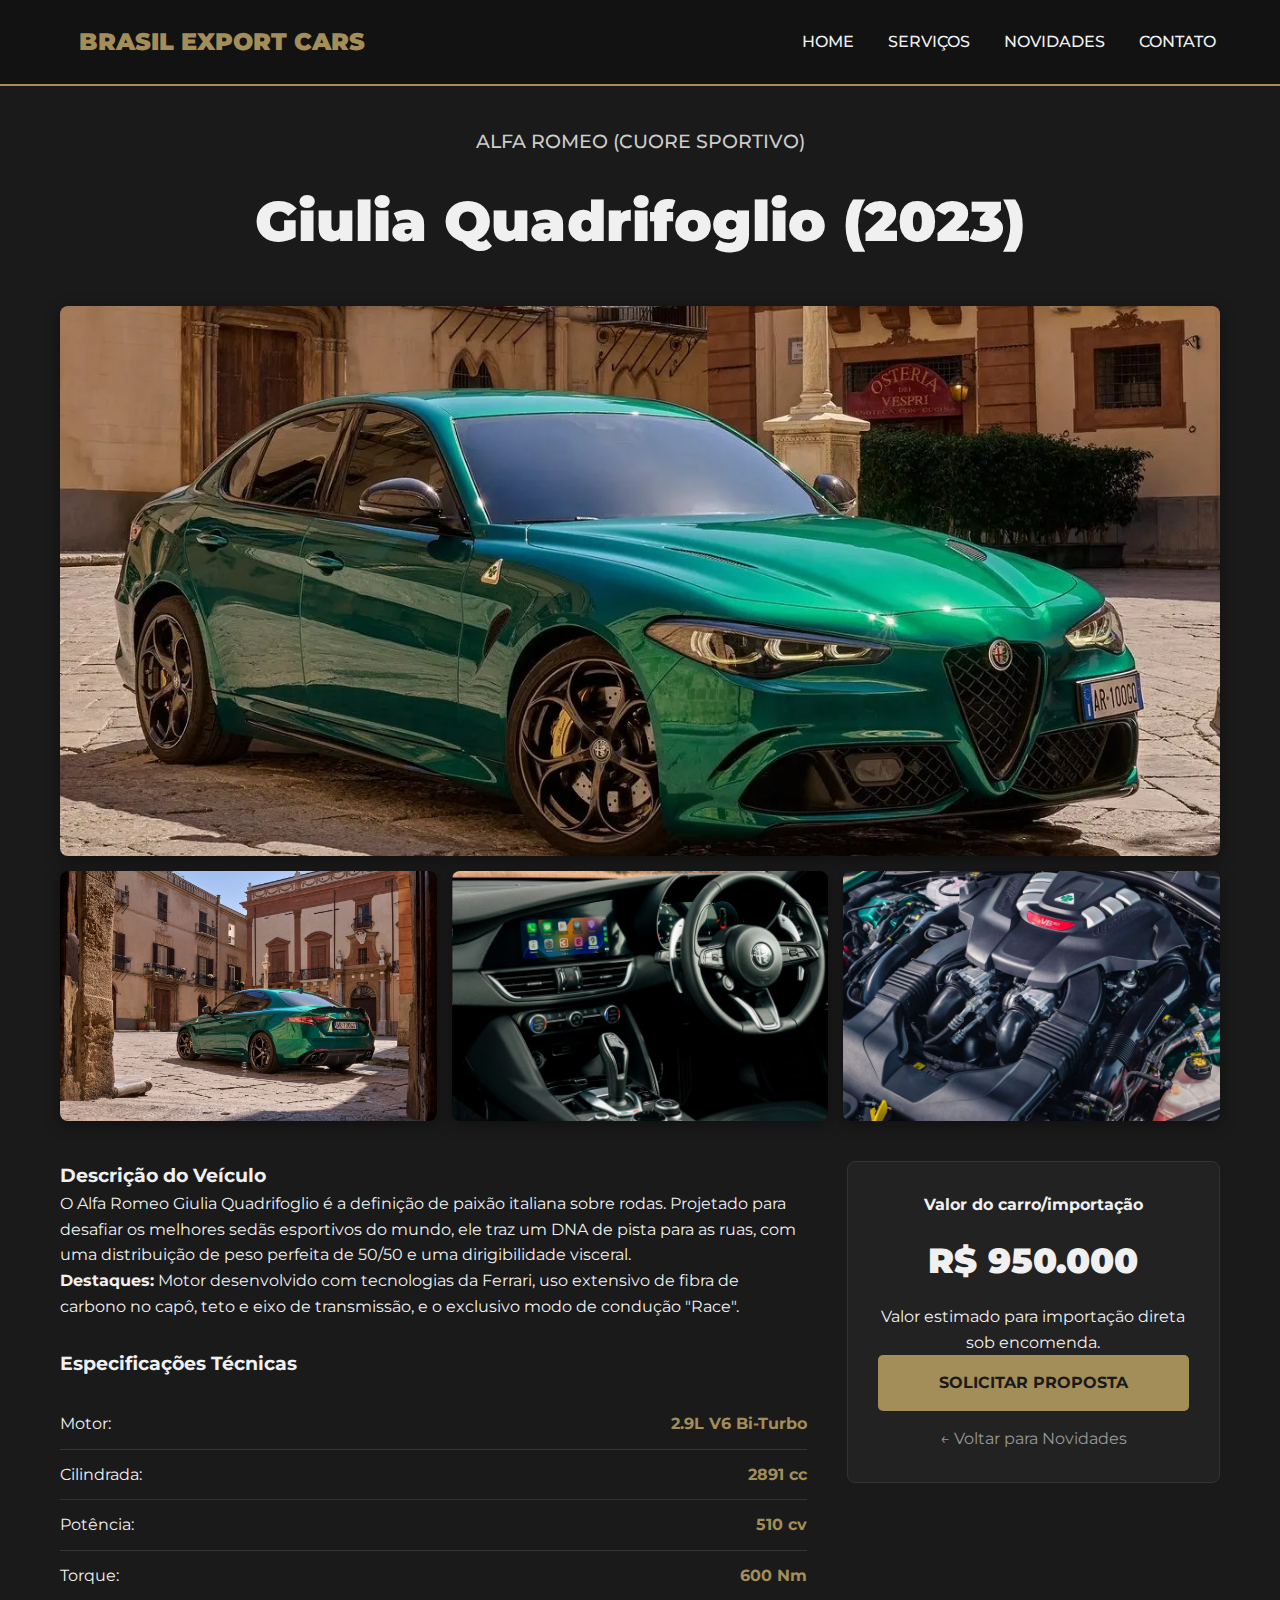
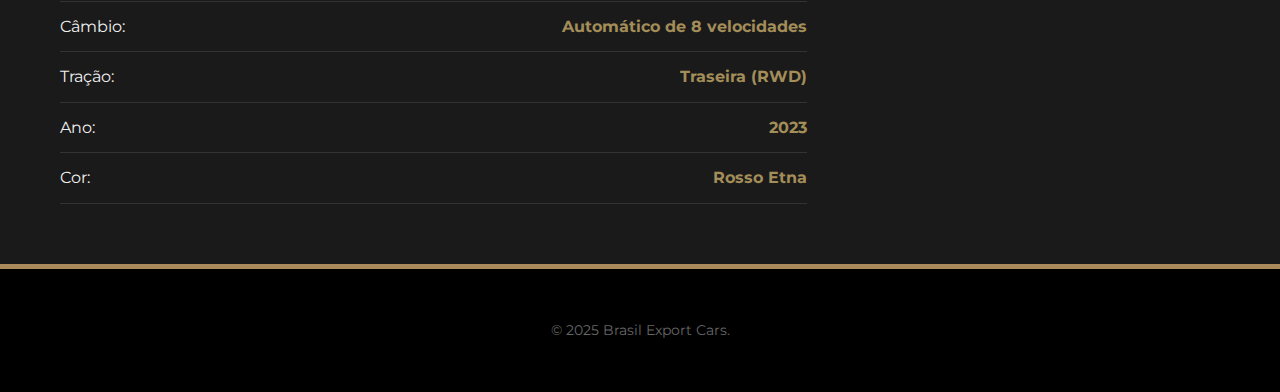
<file: alfa-giulia-detalhes.html>
<!DOCTYPE html>
<html lang="pt-BR">
<head>
    <meta charset="UTF-8">
    <meta name="viewport" content="width=device-width, initial-scale=1.0">
    <title>Alfa Romeo Giulia Quadrifoglio - Detalhes | Brasil Export Cars</title>
    <link rel="stylesheet" href="styles.css"> 
    <link href="https://fonts.googleapis.com/css2?family=Montserrat:wght@400;500;700;900&display=swap" rel="stylesheet">
    
    <style>
        body {
            background-color: #1a1a1a;
            color: #f0f0f0;
            font-family: 'Montserrat', sans-serif;
            margin: 0;
        }

        .car-detail-main {
            padding: 40px 20px;
            max-width: 1200px;
            margin: 0 auto;
        }

        .car-header {
            text-align: center;
            margin-bottom: 40px;
        }

        .car-title {
            font-size: 3em;
            font-weight: 900;
            color: #a38d58;
            margin-bottom: 5px;
        }

        .car-subtitle {
            font-size: 1.2em;
            font-weight: 500;
            color: #cccccc;
            text-transform: uppercase;
        }

        /* --- GALERIA PADRÃO (IGUAL AO SUPRA/GTR) --- */
        .gallery {
            display: grid;
            grid-template-columns: repeat(3, 1fr); 
            gap: 15px;
            margin-bottom: 40px;
        }

        .main-image {
            grid-column: 1 / -1; 
            height: 550px;
            background-size: cover;
            background-position: center;
            border-radius: 8px;
            box-shadow: 0 4px 15px rgba(0, 0, 0, 0.4);
        }

        .thumb-image {
            width: 100%;
            height: 250px;
            background-size: cover;
            background-position: center;
            border-radius: 8px;
            box-shadow: 0 4px 15px rgba(0, 0, 0, 0.4);
        }

        /* --- ESPECIFICAÇÕES --- */
        .specs-section {
            display: grid;
            grid-template-columns: 2fr 1fr;
            gap: 40px;
        }

        .specs-list {
            list-style: none;
            padding: 0;
            margin: 20px 0;
        }

        .specs-list li {
            padding: 12px 0;
            border-bottom: 1px solid #333;
            display: flex;
            justify-content: space-between;
        }

        .specs-list strong {
            color: #a38d58;
        }

        .price-box {
            background-color: #222;
            padding: 30px;
            border-radius: 8px;
            text-align: center;
            align-self: flex-start;
            border: 1px solid #333;
        }
        
        .current-price {
            font-size: 2.2em;
            font-weight: 900;
            margin: 15px 0;
            display: block;
        }

        .contact-cta {
            background-color: #a38d58;
            color: #1a1a1a;
            padding: 15px;
            text-decoration: none;
            text-transform: uppercase;
            font-weight: 700;
            border-radius: 5px;
            display: block;
            transition: 0.3s;
        }
        
        .contact-cta:hover { background-color: #d4c097; }

        .link-secondary {
            display: inline-block;
            margin-top: 15px;
            color: #999;
            text-decoration: none;
        }

        @media (max-width: 800px) {
            .specs-section { grid-template-columns: 1fr; }
            .gallery { grid-template-columns: 1fr; }
            .main-image { height: 350px; }
            .car-title { font-size: 2em; }
        }
    </style>
</head>
<body>
    
    <header>
        <div class="logo-container" style="padding: 15px; text-align: center;">
            <span class="logo-text" style="color: #a38d58; font-weight: 900; font-size: 1.5em;">BRASIL EXPORT CARS</span>
        </div>
        <nav>
            <a href="index.html">HOME</a>
            <a href="index.html#servicos">SERVIÇOS</a> 
            <a href="novos-carros.html">NOVIDADES</a>
            <a href="fale-conosco.html">CONTATO</a>
        </nav>
        <button class="menu-toggle">☰</button>
    </header>

    <main class="car-detail-main">
        
        <div class="car-header">
            <p class="car-subtitle">ALFA ROMEO (CUORE SPORTIVO)</p>
            <h1 class="car-title">Giulia Quadrifoglio (2023)</h1>
        </div>
        
        <div class="gallery">
            <div class="main-image" style="background-image: url('alfa-romeo-giulia-quadrifoglio-2023-frente.webp');"></div>
            
            <div class="thumb-image" style="background-image: url('alfa-romeo-giulia--traseira.jpg');"></div>
            <div class="thumb-image" style="background-image: url('interior\ giulia.jpg');"></div>
            <div class="thumb-image" style="background-image: url('giulia\ motor.webp');"></div>
        </div>

        <div class="specs-section">
            <section class="car-description">
                <h3>Descrição do Veículo</h3>
                <p>O Alfa Romeo Giulia Quadrifoglio é a definição de paixão italiana sobre rodas. Projetado para desafiar os melhores sedãs esportivos do mundo, ele traz um DNA de pista para as ruas, com uma distribuição de peso perfeita de 50/50 e uma dirigibilidade visceral.</p>
                <p><strong>Destaques:</strong> Motor desenvolvido com tecnologias da Ferrari, uso extensivo de fibra de carbono no capô, teto e eixo de transmissão, e o exclusivo modo de condução "Race".</p>
                
                <h3 style="margin-top: 30px;">Especificações Técnicas</h3>
                <ul class="specs-list">
                    <li>Motor: <strong>2.9L V6 Bi-Turbo</strong></li>
                    <li>Cilindrada: <strong>2891 cc</strong></li>
                    <li>Potência: <strong>510 cv</strong></li>
                    <li>Torque: <strong>600 Nm</strong></li>
                    <li>Câmbio: <strong>Automático de 8 velocidades</strong></li>
                    <li>Tração: <strong>Traseira (RWD)</strong></li>
                    <li>Ano: <strong>2023</strong></li>
                    <li>Cor: <strong>Rosso Etna</strong></li>
                </ul>
            </section>
            
            <section class="price-box">
                <h4>Valor do carro/importação</h4>
                <span class="current-price">R$ 950.000</span>
                <p>Valor estimado para importação direta sob encomenda.</p>
                <a href="fale-conosco.html?carro=Giulia_Quadrifoglio" class="contact-cta">SOLICITAR PROPOSTA</a>
                <a href="novos-carros.html" class="link-secondary">← Voltar para Novidades</a>
            </section>
        </div>
    </main>
    
    <footer>
        <p style="text-align: center; padding: 20px; color: #666;">&copy; 2025 Brasil Export Cars.</p>
    </footer>

    <script>
        const menuToggle = document.querySelector('.menu-toggle');
        const nav = document.querySelector('nav');

        menuToggle.addEventListener('click', () => {
            nav.classList.toggle('active');
        });

        // Fecha o menu ao clicar num link
        document.querySelectorAll('nav a').forEach(link => {
            link.addEventListener('click', () => nav.classList.remove('active'));
        });
    </script>

</body>
</html>
</file>
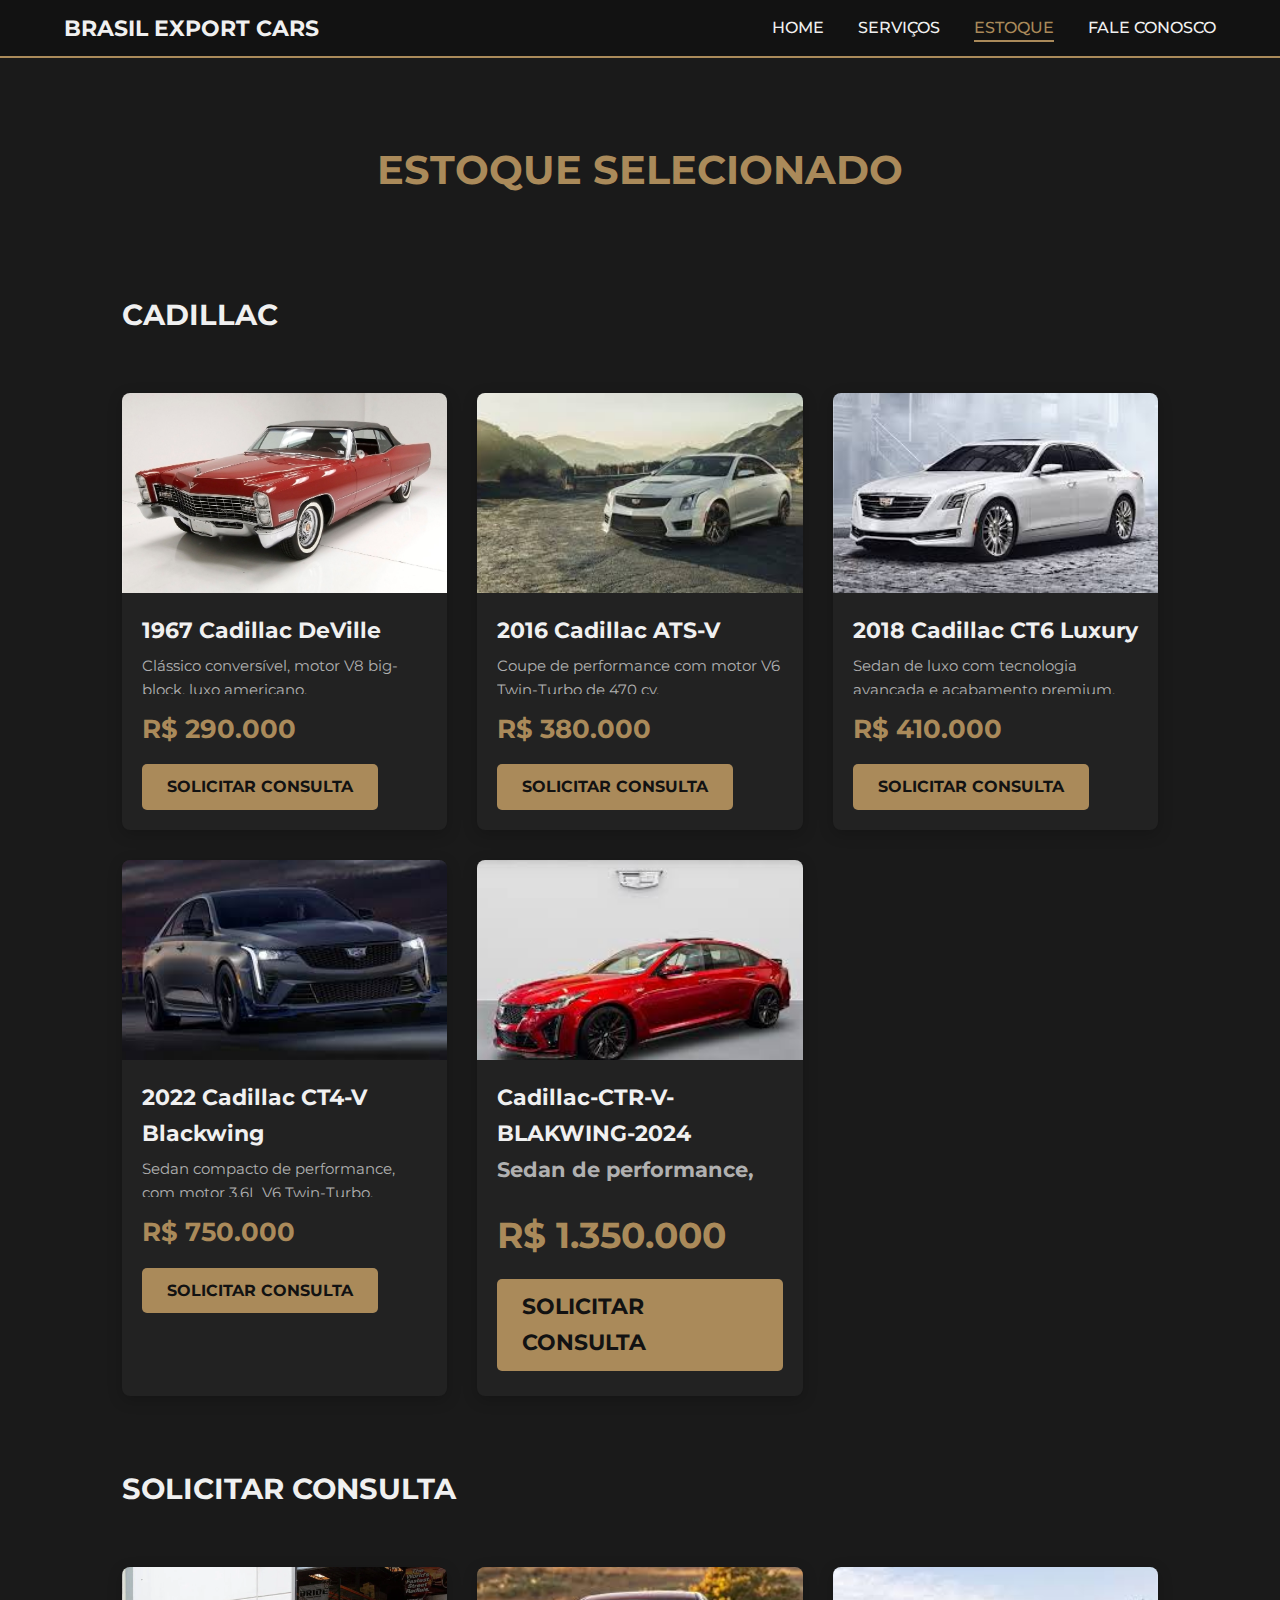
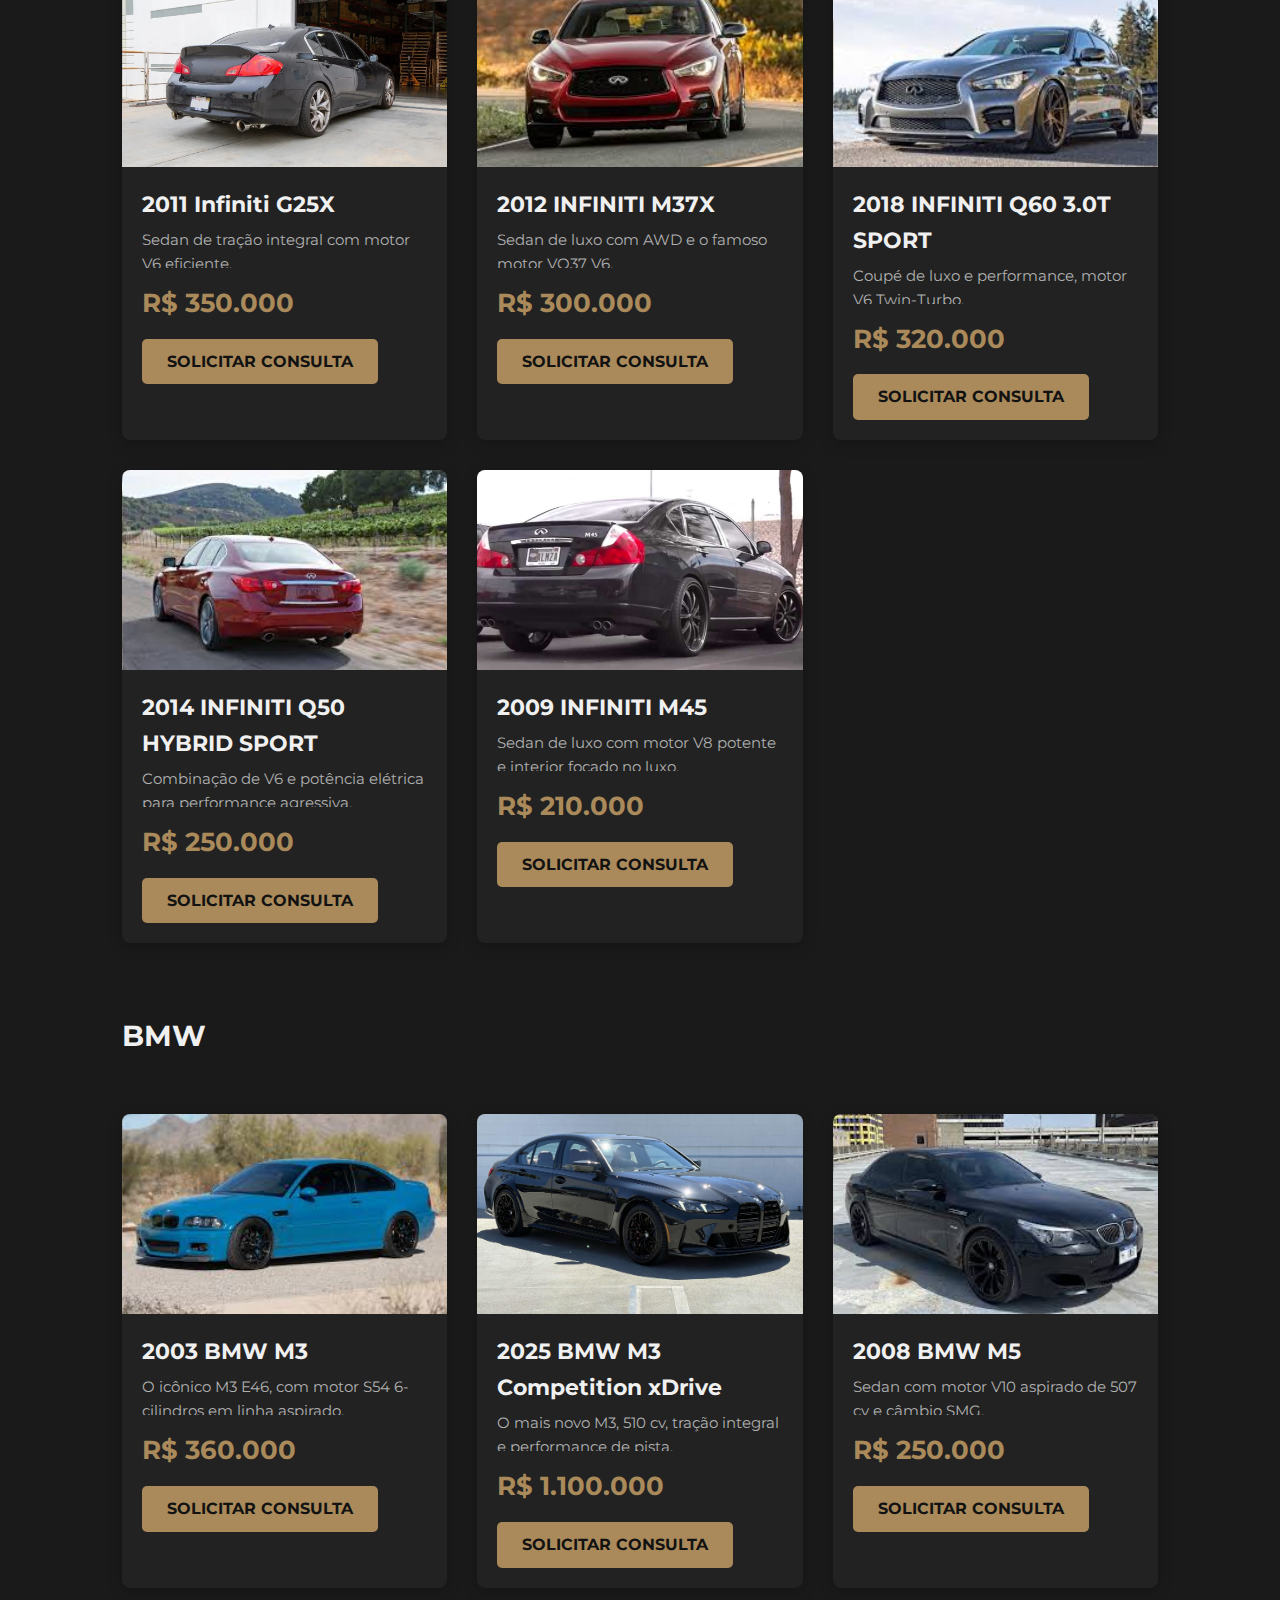
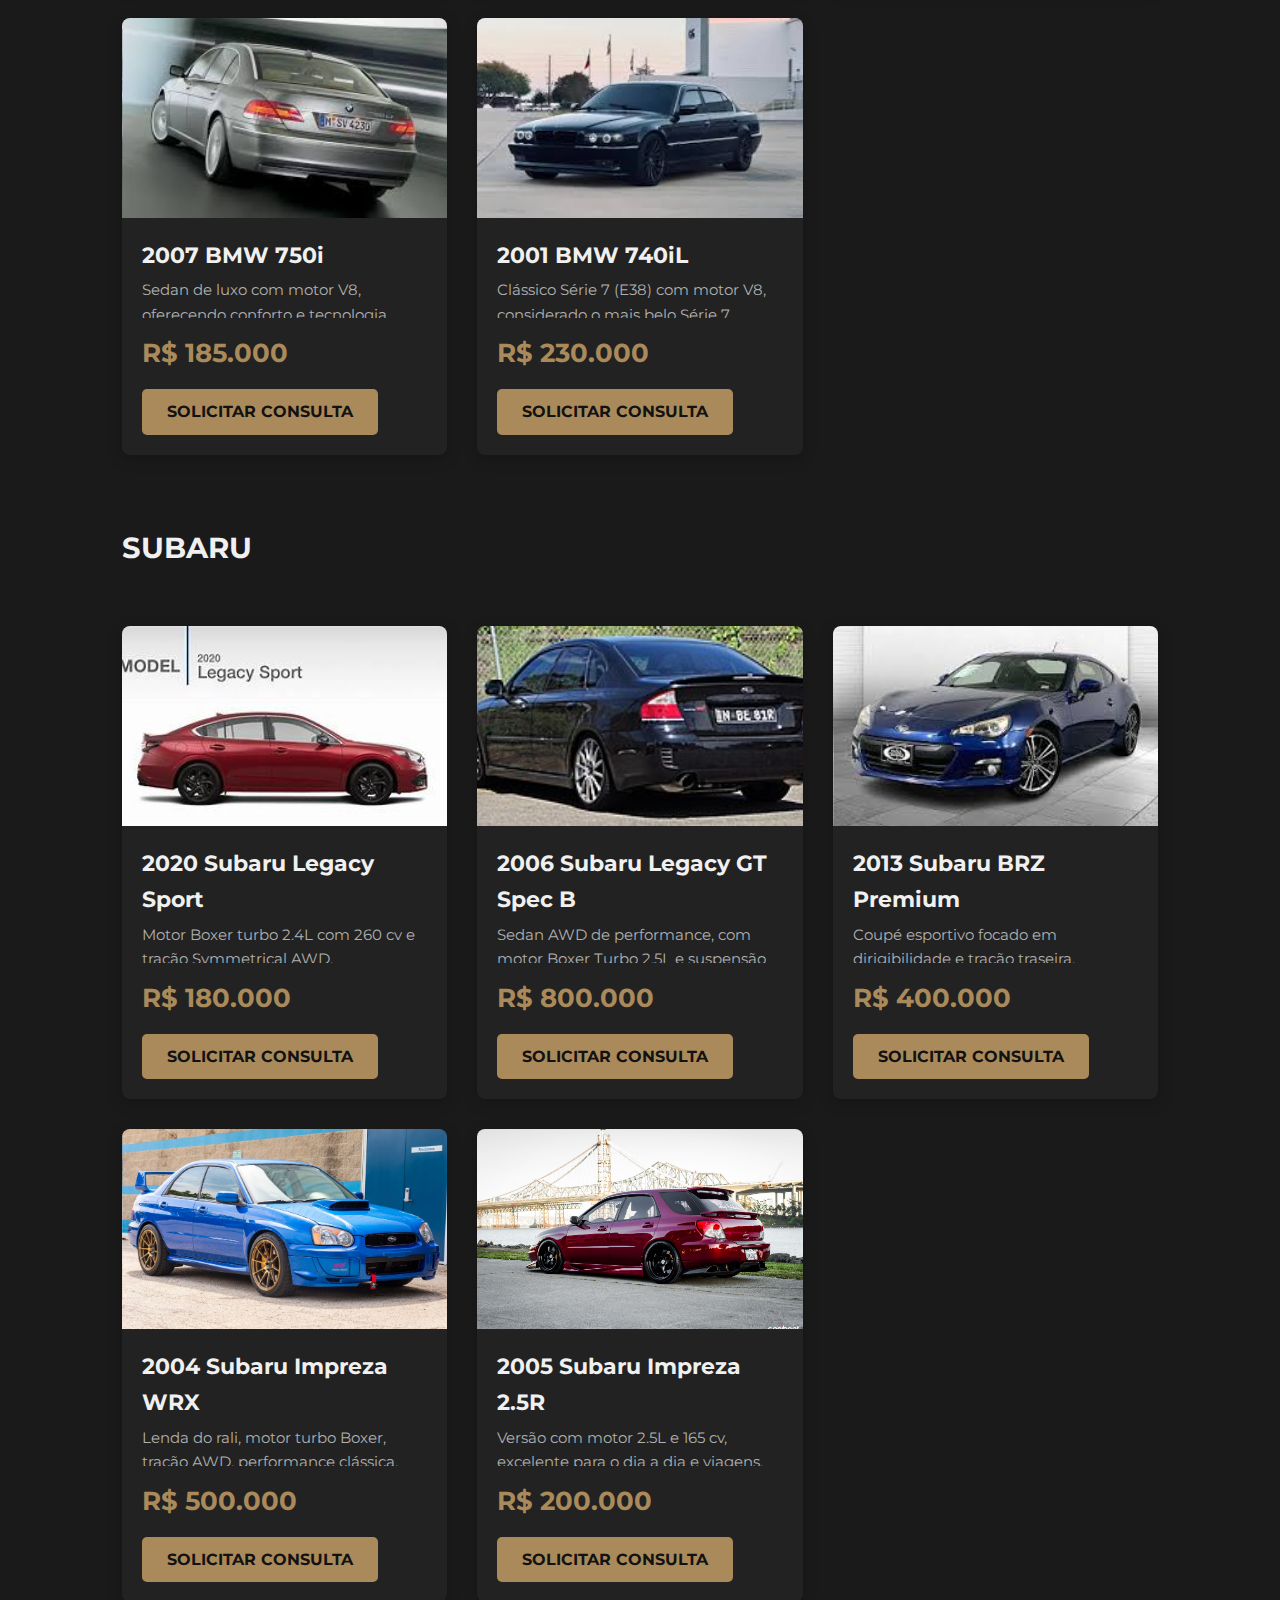
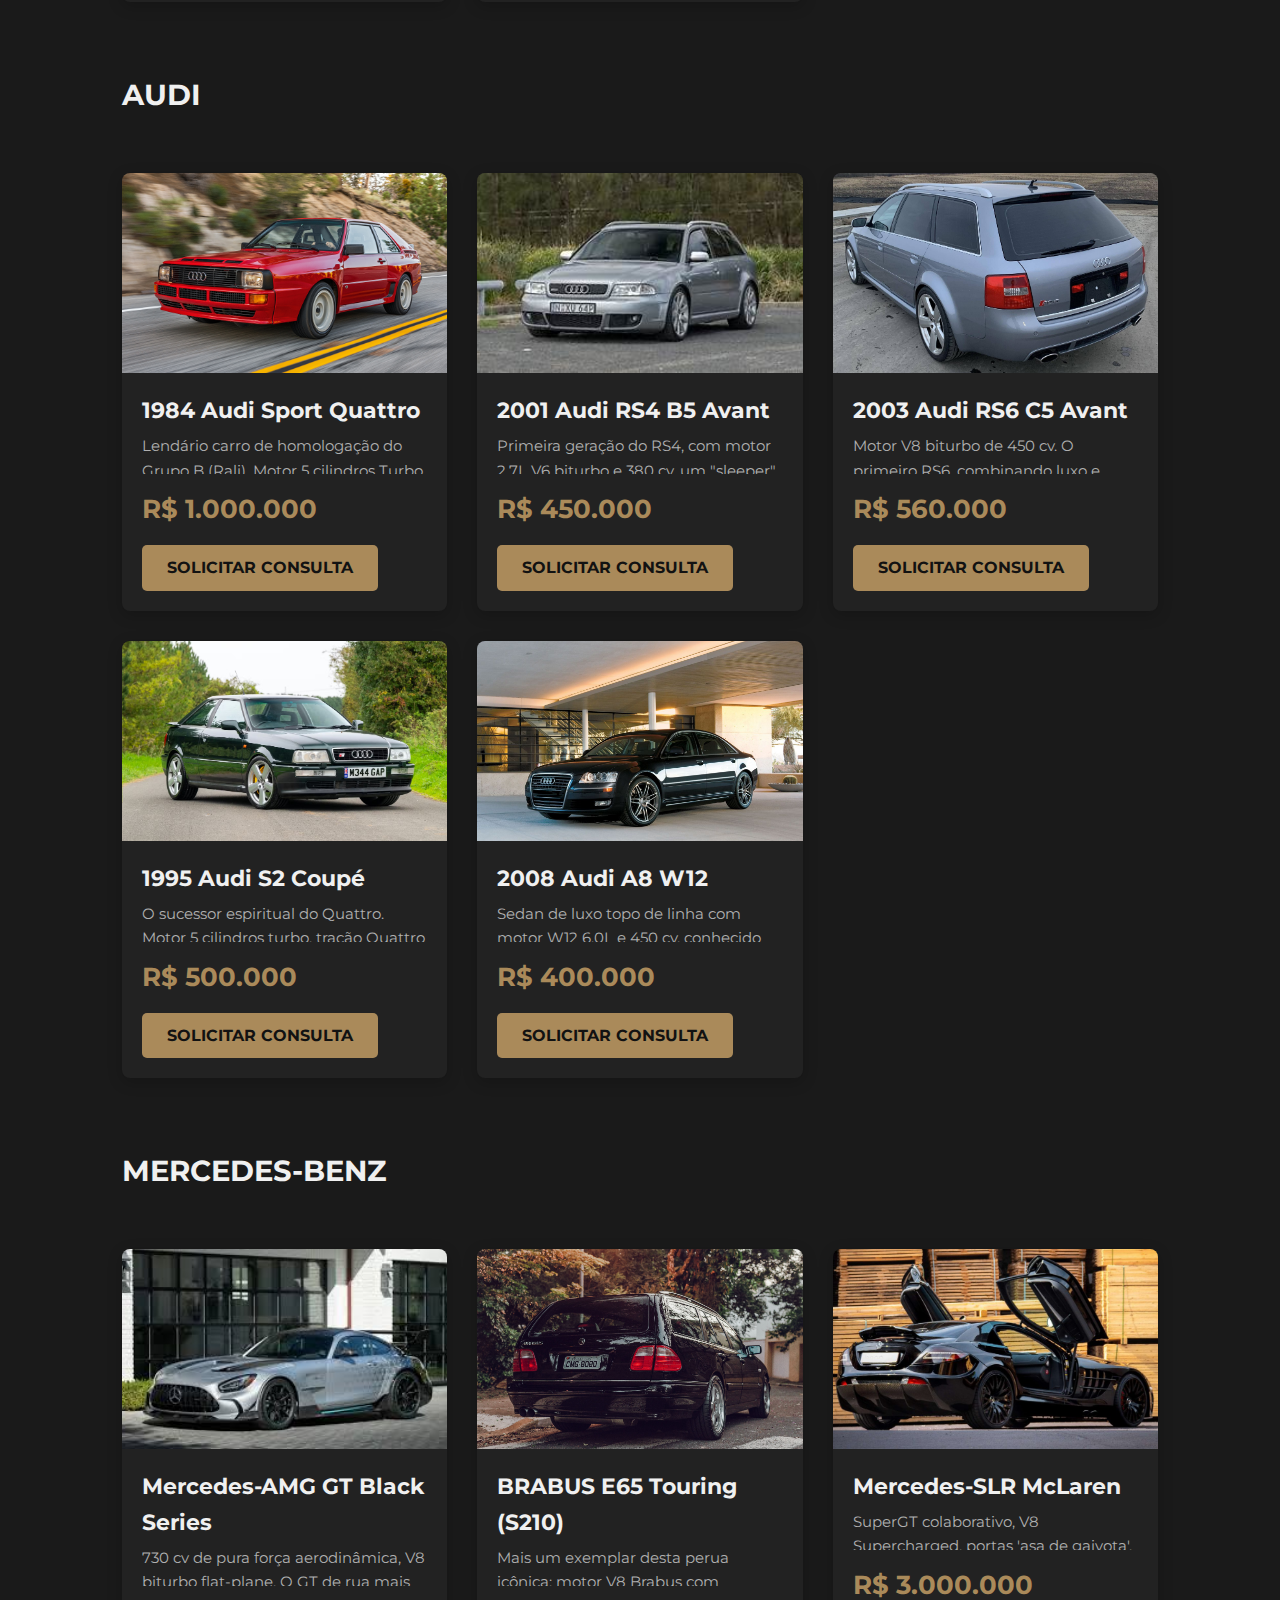
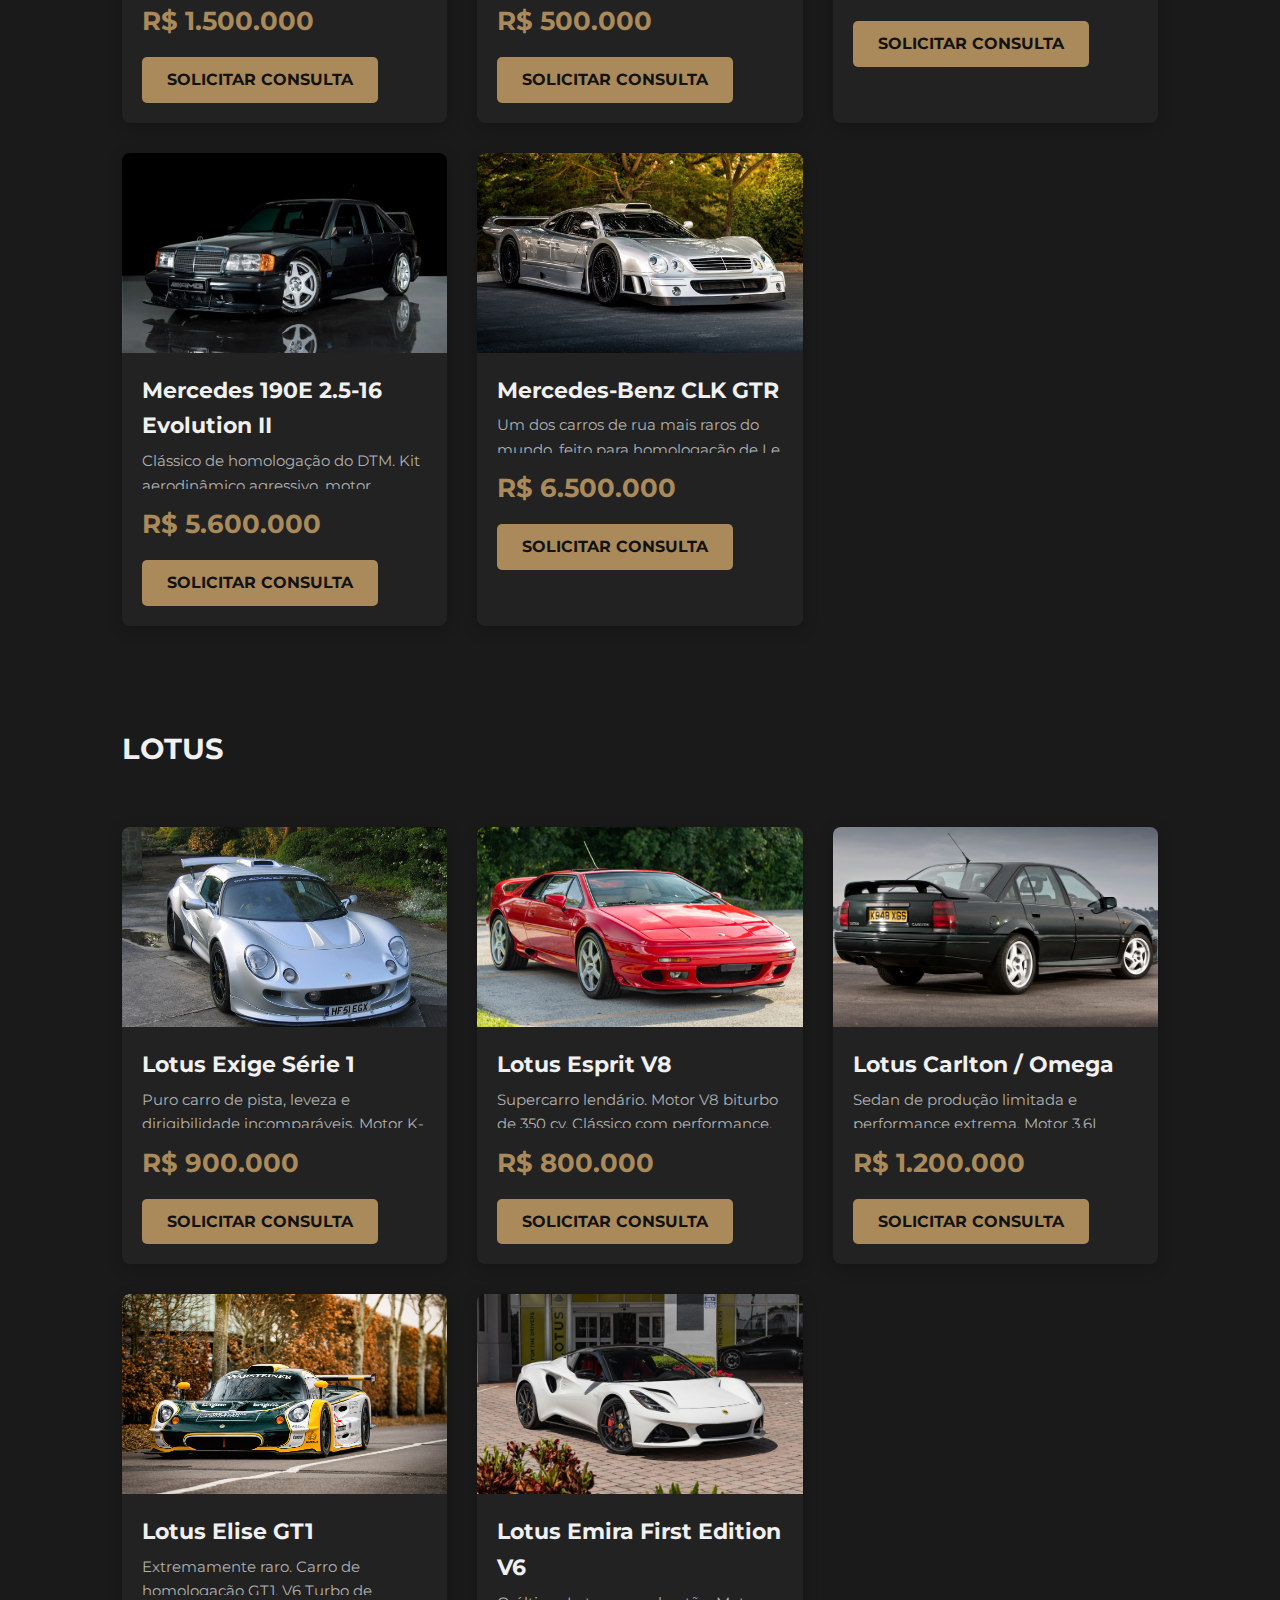
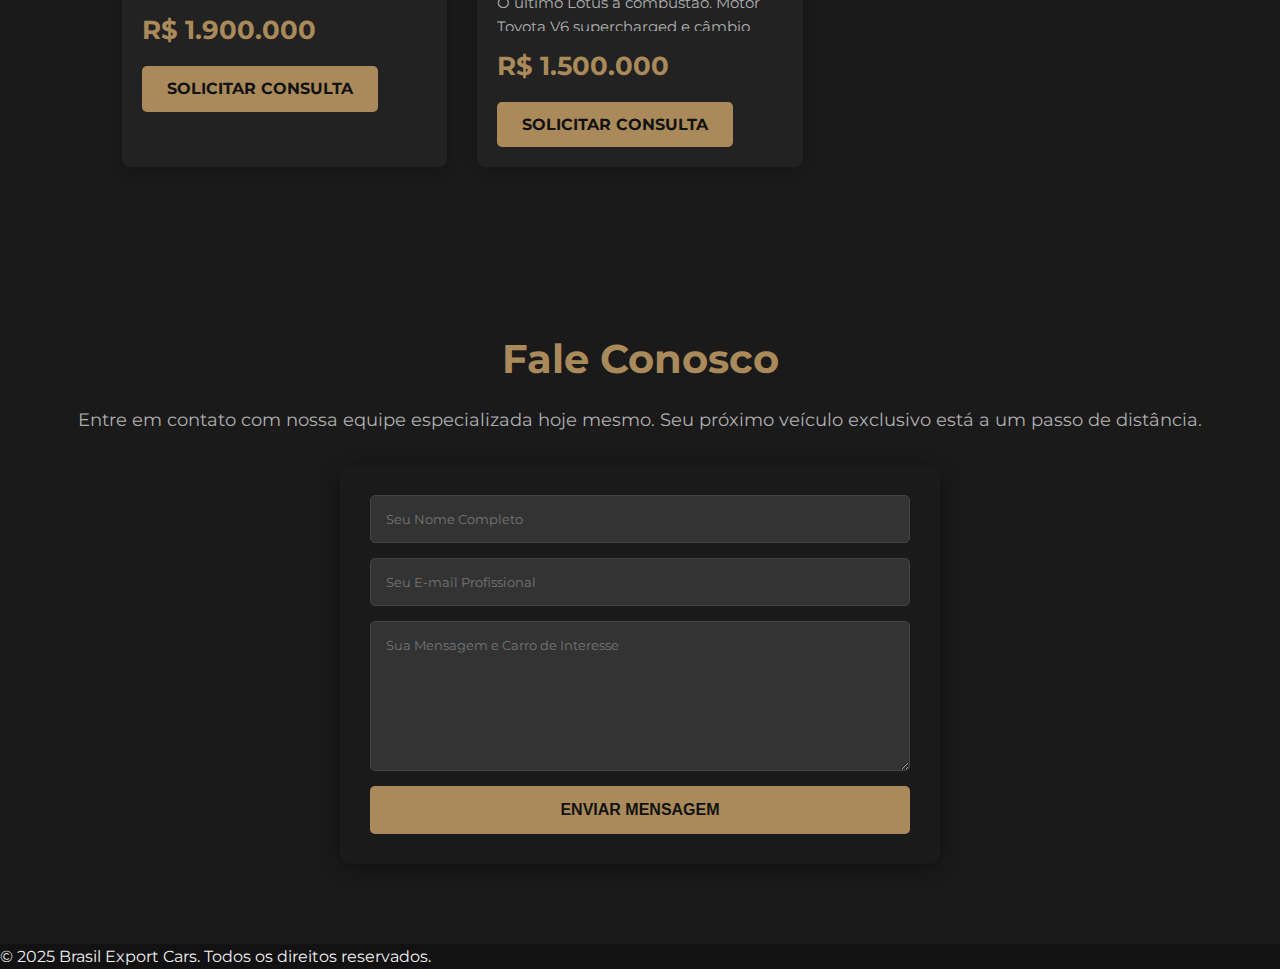
<file: estoque.html>
<!DOCTYPE html>
<html lang="pt-BR">
<head>
    <meta charset="UTF-8">
    <meta name="viewport" content="width=device-width, initial-scale=1.0">
    <title>Brasil Export Cars - Estoque Premium</title>
    <link rel="stylesheet" href="styles.css"> 
    <link href="https://fonts.googleapis.com/css2?family=Montserrat:wght@400;500;700;900&display=swap" rel="stylesheet">
</head>
<body>

    <header>
        <div class="logo-container">
            <span class="logo-text">BRASIL EXPORT CARS</span>
        </div>
        <nav>
            <a href="index.html">HOME</a>
            <a href="index.html#servicos">SERVIÇOS</a> 
            <a href="#concessionaria" class="active-link">ESTOQUE</a> 
            <a href="index.html#fale conosco">FALE CONOSCO</a>  
        </nav>
        <button class="menu-toggle">☰</button>
    </header>

    <main>
        
        <section id="concessionaria" class="inventario-section">
            <h2 class="section-title">Estoque Selecionado</h2>
            
            <div class="veiculos-grid">
                
                <h3 class="brand-title" data-brand="cadillac">CADILLAC</h3>
                <div class="car-card" data-brand="cadillac" data-model="1967 Cadillac DeVille">
                    <div class="card-image" style="background-image: url(logo3.jpeg);"></div>
                    <div class="card-content">
                        <h4>1967 Cadillac DeVille</h4>
                        <p class="car-details">Clássico conversível, motor V8 big-block, luxo americano.</p>
                        <span class="car-price">R$ 290.000</span>
                        <a href="#fale-conosco" class="btn-card">SOLICITAR CONSULTA</a>
                    </div>
                </div>
                <div class="car-card" data-brand="cadillac" data-model="2016 Cadillac ATS-V">
                    <div class="card-image" style="background-image: url('logo\ 4.jpeg');"></div>
                    <div class="card-content">
                        <h4>2016 Cadillac ATS-V </h4>
                        <p class="car-details">Coupe de performance com motor V6 Twin-Turbo de 470 cv.</p>
                        <span class="car-price">R$ 380.000</span>
                        <a href="#fale-conosco" class="btn-card">SOLICITAR CONSULTA</a>
                    </div>
                </div>
                <div class="car-card" data-brand="cadillac" data-model="2018 Cadiassets/carros/cadillac-2018-ct6-luxury.jpgllac CT6 Luxury">
                    <div class="card-image" style="background-image: url('logo\ 5.jpeg');"></div>
                    <div class="card-content">
                        <h4>2018 Cadillac CT6 Luxury </h4>
                        <p class="car-details">Sedan de luxo com tecnologia avançada e acabamento premium.</p>
                        <span class="car-price">R$ 410.000</span>
                        <a href="#fale-conosco" class="btn-card">SOLICITAR CONSULTA</a>
                    </div>
                </div>
                <div class="car-card" data-brand="cadillac" data-model="2022 Cadillac CT4-V Blackwing">
                    <div class="card-image" style="background-image: url('logo\ 6.jpeg');"></div>
                    <div class="card-content">
                        <h4>2022 Cadillac CT4-V Blackwing </h4>
                        <p class="car-details">Sedan compacto de performance, com motor 3.6L V6 Twin-Turbo.</p>
                        <span class="car-price">R$ 750.000</span>
                        <a href="#fale-conosco" class="btn-card">SOLICITAR CONSULTA</a>
                    </div>
                </div>
                <div class="car-card" data-brand="cadillac" data-model="2024 Cadillac CT5-V Blackwing">
                    <div class="card-image" style="background-image: url('logo\ 7.jpeg');"></div>
                    <div class="card-content"> 
                        <h4>Cadillac-CTR-V-BLAKWING-2024
                        <p class="car-details">Sedan de performance, Supercharged V8 de 668 cv.</p>
                        <span class="car-price">R$ 1.350.000</span>
                        <a href="#fale-conosco" class="btn-card">SOLICITAR CONSULTA</a>
                    </div>
                </div>

                <h3 class="brand-title" data-brand="infiniti">SOLICITAR CONSULTA</h3>
                <div class="car-card" data-brand="infiniti" data-model="2011 Infiniti G25X">
                    <div class="card-image" style="background-image: url('ppp.webp');"></div>
                    <div class="card-content">
                        <h4>2011 Infiniti G25X </h4>
                        <p class="car-details">Sedan de tração integral com motor V6 eficiente.</p>
                        <span class="car-price">R$ 350.000</span>
                        <a href="#fale-conosco" class="btn-card">SOLICITAR CONSULTA</a>
                    </div>
                </div>
                <div class="car-card" data-brand="infiniti" data-model="2012 INFINITI M37X">
                    <div class="card-image" style="background-image: url('pppp.jpeg');"></div>
                    <div class="card-content">
                        <h4>2012 INFINITI M37X </h4>
                        <p class="car-details">Sedan de luxo com AWD e o famoso motor VQ37 V6.</p>
                        <span class="car-price">R$ 300.000</span>
                        <a href="#fale-conosco" class="btn-card">SOLICITAR CONSULTA</a>
                    </div>
                </div>
                <div class="car-card" data-brand="infiniti" data-model="2018 INFINITI Q60 3.0T SPORT">
                    <div class="card-image" style="background-image: url('pppppp.jpeg');"></div>
                    <div class="card-content">
                        <h4>2018 INFINITI Q60 3.0T SPORT </h4>
                        <p class="car-details">Coupé de luxo e performance, motor V6 Twin-Turbo.</p>
                        <span class="car-price">R$ 320.000</span>
                        <a href="#fale-conosco" class="btn-card">SOLICITAR CONSULTA</a>
                    </div>
                </div>
                <div class="car-card" data-brand="infiniti" data-model="2014 INFINITI Q50 HYBRID SPORT">
                    <div class="card-image" style="background-image: url('piriri.jpeg');"></div>
                    <div class="card-content">
                        <h4>2014 INFINITI Q50 HYBRID SPORT </h4>
                        <p class="car-details">Combinação de V6 e potência elétrica para performance agressiva.</p>
                        <span class="car-price">R$ 250.000</span>
                        <a href="#fale-conosco" class="btn-card">SOLICITAR CONSULTA</a>
                    </div>
                </div>
                <div class="car-card" data-brand="infiniti" data-model="2009 INFINITI M45">
                    <div class="card-image" style="background-image: url('ppppppp.jpg');"></div>
                    <div class="card-content">
                        <h4>2009 INFINITI M45 </h4>
                        <p class="car-details">Sedan de luxo com motor V8 potente e interior focado no luxo.</p>

                        <span class="car-price">R$ 210.000</span>
                        <a href="#fale-conosco" class="btn-card">SOLICITAR CONSULTA</a>
                    </div>
                </div>

                <h3 class="brand-title" data-brand="bmw">BMW</h3>
                <div class="car-card" data-brand="bmw" data-model="2003 BMW M3">
                    <div class="card-image" style="background-image: url('m3.jpeg');"></div>
                    <div class="card-content">
                        <h4>2003 BMW M3 </h4>
                        <p class="car-details">O icônico M3 E46, com motor S54 6-cilindros em linha aspirado.</p>
                        <span class="car-price">R$ 360.000</span>
                        <a href="#fale-conosco" class="btn-card">SOLICITAR CONSULTA</a>
                    </div>
                </div>
                <div class="car-card" data-brand="bmw" data-model="2025 BMW M3 Competition xDrive">
                    <div class="card-image" style="background-image: url('logo\ 1.jpg');"></div>
                    <div class="card-content">
                        <h4>2025 BMW M3 Competition xDrive </h4>
                        <p class="car-details">O mais novo M3, 510 cv, tração integral e performance de pista.</p>
                        <span class="car-price">R$ 1.100.000</span>
                        <a href="#fale-conosco" class="btn-card">SOLICITAR CONSULTA</a>
                    </div>
                </div>
                <div class="car-card" data-brand="bmw" data-model="2008 BMW M5">
                    <div class="card-image" style="background-image: url('m5.jpeg');"></div>
                    <div class="card-content">
                        <h4>2008 BMW M5 </h4>
                        <p class="car-details">Sedan com motor V10 aspirado de 507 cv e câmbio SMG.</p>
                        <span class="car-price">R$ 250.000</span>
                        <a href="#fale-conosco" class="btn-card">SOLICITAR CONSULTA</a>
                    </div>
                </div>
                <div class="car-card" data-brand="bmw" data-model="2007 BMW 750i">
                    <div class="card-image" style="background-image: url('750i.jpeg');"></div>
                    <div class="card-content">
                        <h4>2007 BMW 750i </h4>
                        <p class="car-details">Sedan de luxo com motor V8, oferecendo conforto e tecnologia.</p>
                        <span class="car-price">R$ 185.000</span>
                        <a href="#fale-conosco" class="btn-card">SOLICITAR CONSULTA</a>
                    </div>
                </div>
                <div class="car-card" data-brand="bmw" data-model="2001 BMW 740iL">
                    <div class="card-image" style="background-image: url('740i.jpeg');"></div>
                    <div class="card-content">
                        <h4>2001 BMW 740iL </h4>
                        <p class="car-details">Clássico Série 7 (E38) com motor V8, considerado o mais belo Série 7.</p>
                        <span class="car-price">R$ 230.000</span>
                        <a href="#fale-conosco" class="btn-card">SOLICITAR CONSULTA</a>
                    </div>
                </div>

                <h3 class="brand-title" data-brand="subaru">SUBARU</h3>
                <div class="car-card" data-brand="subaru" data-model="2020 Subaru Legacy Sport">
                    <div class="card-image" style="background-image: url('OIP.jpg');"></div>
                    <div class="card-content">
                        <h4>2020 Subaru Legacy Sport </h4>
                        <p class="car-details">Motor Boxer turbo 2.4L com 260 cv e tração Symmetrical AWD.</p>
                        <span class="car-price">R$ 180.000</span>
                        <a href="#fale-conosco" class="btn-card">SOLICITAR CONSULTA</a>
                    </div>
                </div> <div class="car-card" data-brand="subaru" data-model="2006 Subaru Legacy GT Spec B">
    <div class="card-image" style="background-image: url('Subaru_Liberty_GT_.jpg');"></div>
    <div class="card-content">
        <h4>2006 Subaru Legacy GT Spec B</h4>
        <p class="car-details">Sedan AWD de performance, com motor Boxer Turbo 2.5L e suspensão Bilstein.</p>
        <span class="car-price">R$ 800.000</span>
        <a href="#fale-conosco" class="btn-card">SOLICITAR CONSULTA</a>
    </div>
                </div>
                <div class="car-card" data-brand="subaru" data-model="2013 Subaru BRZ Premium">
                    <div class="card-image" style="background-image: url('susu.jpeg');"></div>
                    <div class="card-content">
                        <h4>2013 Subaru BRZ Premium </h4>
                        <p class="car-details">Coupé esportivo focado em dirigibilidade e tração traseira.</p>
                        <span class="car-price">R$ 400.000</span>
                        <a href="#fale-conosco" class="btn-card">SOLICITAR CONSULTA</a>
                    </div>
                </div>
                <div class="car-card" data-brand="subaru" data-model="2004 Subaru Impreza WRX">
                    <div class="card-image" style="background-image: url('\,.\,.\,.\,.webp');"></div>
                    <div class="card-content">
                        <h4>2004 Subaru Impreza WRX</h4>
                        <p class="car-details">Lenda do rali, motor turbo Boxer, tração AWD, performance clássica.</p>
                        <span class="car-price">R$ 500.000</span>
                        <a href="#fale-conosco" class="btn-card">SOLICITAR CONSULTA</a>
                    </div>
                </div>
                <div class="car-card" data-brand="subaru" data-model="2005 Subaru Impreza 2.5R">
                    <div class="card-image" style="background-image: url('2222.jpg');"></div>
                    <div class="card-content">
                        <h4>2005 Subaru Impreza 2.5R</h4>
                        <p class="car-details">Versão com motor 2.5L e 165 cv, excelente para o dia a dia e viagens.</p>
                        <span class="car-price">R$ 200.000</span>
                        <a href="#fale-conosco" class="btn-card">SOLICITAR CONSULTA</a>
                    </div>
                </div>
             <h3 class="brand-title" data-brand="Audi">Audi</h3>
<div class="car-card" data-brand="audi" data-model="1984 Audi Sport Quattro">
    <div class="card-image" style="background-image: url('1984-Audi-Sport-48.jpg');"></div>
    <div class="card-content">
        <h4>1984 Audi Sport Quattro</h4>
        <p class="car-details">Lendário carro de homologação do Grupo B (Rali). Motor 5 cilindros Turbo, tração Quattro e curta distância entre eixos.</p>
         <span class="car-price">R$ 1.000.000</span>
        <a href="#fale-conosco" class="btn-card">SOLICITAR CONSULTA</a>
    </div>
</div>

<div class="car-card" data-brand="audi" data-model="2001 Audi RS4 B5 Avant">
    <div class="card-image" style="background-image: url('audi.jpg');"></div>
    <div class="card-content">
        <h4>2001 Audi RS4 B5 Avant</h4>
        <p class="car-details">Primeira geração do RS4, com motor 2.7L V6 biturbo e 380 cv, um "sleeper" icônico em formato perua.</p>
         <span class="car-price">R$ 450.000</span>
        <a href="#fale-conosco" class="btn-card">SOLICITAR CONSULTA</a>
    </div>
</div>

<div class="car-card" data-brand="audi" data-model="2003 Audi RS6 C5 Avant">
    <div class="card-image" style="background-image: url('audi\ 2.jpg');"></div>
    <div class="card-content">
        <h4>2003 Audi RS6 C5 Avant</h4>
        <p class="car-details">Motor V8 biturbo de 450 cv. O primeiro RS6, combinando luxo e performance extrema em formato Avant.</p>
         <span class="car-price">R$ 560.000</span>
        <a href="#fale-conosco" class="btn-card">SOLICITAR CONSULTA</a>
    </div>
</div>

<div class="car-card" data-brand="audi" data-model="1995 Audi S2 Coupé">
    <div class="card-image" style="background-image: url('Audi-S2-Coupe-14.avif');"></div>
    <div class="card-content">
        <h4>1995 Audi S2 Coupé</h4>
        <p class="car-details">O sucessor espiritual do Quattro. Motor 5 cilindros turbo, tração Quattro e design esportivo clássico da década de 90.</p>
         <span class="car-price">R$ 500.000</span>
        <a href="#fale-conosco" class="btn-card">SOLICITAR CONSULTA</a>
    </div>
</div> <div class="car-card" data-brand="audi" data-model="2008 Audi A8 W12">
    <div class="card-image" style="background-image: url('aaaaa.jpg');"></div>
    <div class="card-content">
        <h4>2008 Audi A8 W12</h4>
        <p class="car-details">Sedan de luxo topo de linha com motor W12 6.0L e 450 cv, conhecido por sua sofisticação e discreta potência.</p>
         <span class="car-price">R$ 400.000</span>
        <a href="#fale-conosco" class="btn-card">SOLICITAR CONSULTA</a> 
    </div>
    </div><h3 class="brand-title" data-brand="Audi">Mercedes-Benz</h3>
    <div class="car-card" data-brand="mercedes" data-model="Mercedes-AMG GT Black Series">
    <div class="card-image" style="background-image: url('meca.jpg');"></div>
    <div class="card-content">
        <h4>Mercedes-AMG GT Black Series</h4>
        <p class="car-details">730 cv de pura força aerodinâmica, V8 biturbo flat-plane. O GT de rua mais próximo de um carro de corrida.</p>
        <span class="car-price">R$ 1.500.000</span>
        <a href="#fale-conosco" class="btn-card">SOLICITAR CONSULTA</a>
    </div>
</div>

<div class="car-card" data-brand="brabus" data-model="BRABUS E65 Touring (S210)">
    <div class="card-image" style="background-image: url('brabus.jpg');"></div>
    <div class="card-content">
        <h4>BRABUS E65 Touring (S210)</h4>
        <p class="car-details">Mais um exemplar desta perua icônica: motor V8 Brabus com desempenho de supercarro e espaço para a família.</p>
        <span class="car-price">R$ 500.000</span>
        <a href="#fale-conosco" class="btn-card">SOLICITAR CONSULTA</a>
    </div>
</div>

<div class="car-card" data-brand="mercedes" data-model="Mercedes-SLR McLaren">
    <div class="card-image" style="background-image: url('mclarem.jpg');"></div>
    <div class="card-content">
        <h4>Mercedes-SLR McLaren</h4>
        <p class="car-details">SuperGT colaborativo, V8 Supercharged, portas 'asa de gaivota'. Um ícone do século XXI.</p>
        <span class="car-price">R$ 3.000.000</span>
        <a href="#fale-conosco" class="btn-card">SOLICITAR CONSULTA</a>
    </div>
</div>

<div class="car-card" data-brand="mercedes" data-model="Mercedes 190E 2.5-16 Evolution II">
    <div class="card-image" style="background-image: url('mercedes-benz-190e-25-16-evolution-ii-9.webp');"></div>
    <div class="card-content">
        <h4>Mercedes 190E 2.5-16 Evolution II</h4>
        <p class="car-details">Clássico de homologação do DTM. Kit aerodinâmico agressivo, motor Cosworth. Peça de colecionador.</p>
        <span class="car-price">R$ 5.600.000</span>
        <a href="#fale-conosco" class="btn-card">SOLICITAR CONSULTA</a>
    </div>
</div>

<div class="car-card" data-brand="mercedes" data-model="Mercedes-Benz CLK GTR">
    <div class="card-image" style="background-image: url('1680598357399.jpg');"></div>
    <div class="card-content">
        <h4>Mercedes-Benz CLK GTR</h4>
        <p class="car-details">Um dos carros de rua mais raros do mundo, feito para homologação de Le Mans. V12, performance insana.</p>
        <span class="car-price">R$ 6.500.000</span>
        <a href="#fale-conosco" class="btn-card">SOLICITAR CONSULTA</a>
        </div></div> <div style="grid-column: 1 / -1; height: 0;"></div>
<h3 class="brand-title" data-brand="lotus">LOTUS</h3>

<div class="car-card" data-brand="lotus" data-model="Lotus Exige Série 1">
    <div class="card-image" style="background-image: url('lotus\ 1.jpg');"></div>
    <div class="card-content">
        <h4>Lotus Exige Série 1</h4>
        <p class="car-details">Puro carro de pista, leveza e dirigibilidade incomparáveis. Motor K-series.</p>
        <span class="car-price">R$ 900.000</span>
        <a href="#fale-conosco" class="btn-card">SOLICITAR CONSULTA</a>
    </div>
</div>

<div class="car-card" data-brand="lotus" data-model="Lotus Esprit V8">
    <div class="card-image" style="background-image: url('lotus\ 2.webp');"></div>
    <div class="card-content">
        <h4>Lotus Esprit V8</h4>
        <p class="car-details">Supercarro lendário. Motor V8 biturbo de 350 cv. Clássico com performance.</p>
        <span class="car-price">R$ 800.000</span>
        <a href="#fale-conosco" class="btn-card">SOLICITAR CONSULTA</a>
    </div>
</div>

<div class="car-card" data-brand="lotus" data-model="Lotus Carlton/Omega">
    <div class="card-image" style="background-image: url('lotus\ 3.jpg');"></div>
    <div class="card-content">
        <h4>Lotus Carlton / Omega</h4>
        <p class="car-details">Sedan de produção limitada e performance extrema. Motor 3.6L biturbo de 377 cv.</p>
        <span class="car-price">R$ 1.200.000</span>
        <a href="#fale-conosco" class="btn-card">SOLICITAR CONSULTA</a>
    </div>
</div>

<div class="car-card" data-brand="lotus" data-model="Lotus Elise GT1">
    <div class="card-image" style="background-image: url('lotus\ 4.jpg');"></div>
    <div class="card-content">
        <h4>Lotus Elise GT1</h4>
        <p class="car-details">Extremamente raro. Carro de homologação GT1. V6 Turbo de corrida com valor histórico.</p>
        <span class="car-price">R$ 1.900.000</span>
        <a href="#fale-conosco" class="btn-card">SOLICITAR CONSULTA</a>
    </div>
</div>

<div class="car-card" data-brand="lotus" data-model="Lotus Emira First Edition V6 manual">
    <div class="card-image" style="background-image: url('lotus\ 5.jpg');"></div>
    <div class="card-content">
        <h4>Lotus Emira First Edition V6</h4>
        <p class="car-details">O último Lotus a combustão. Motor Toyota V6 supercharged e câmbio manual.</p>
        <span class="car-price">R$ 1.500.000</span>
        <a href="#fale-conosco" class="btn-card">SOLICITAR CONSULTA</a>
    </div>

</div>
</section> <section id="contato" class="contato-section">
            <h2>Fale Conosco</h2>
            <p>Entre em contato com nossa equipe especializada hoje mesmo. Seu próximo veículo exclusivo está a um passo de distância.</p>
            <form class="contact-form">
                <input type="text" placeholder="Seu Nome Completo" required>
                <input type="email" placeholder="Seu E-mail Profissional" required>
                <textarea placeholder="Sua Mensagem e Carro de Interesse"></textarea>
                <button type="submit" class="cta-button">Enviar Mensagem</button>
            </form>
        </section>
    </main>    <p>&copy; 2025 Brasil Export Cars. Todos os direitos reservados.</p>
    </footer>
</file>
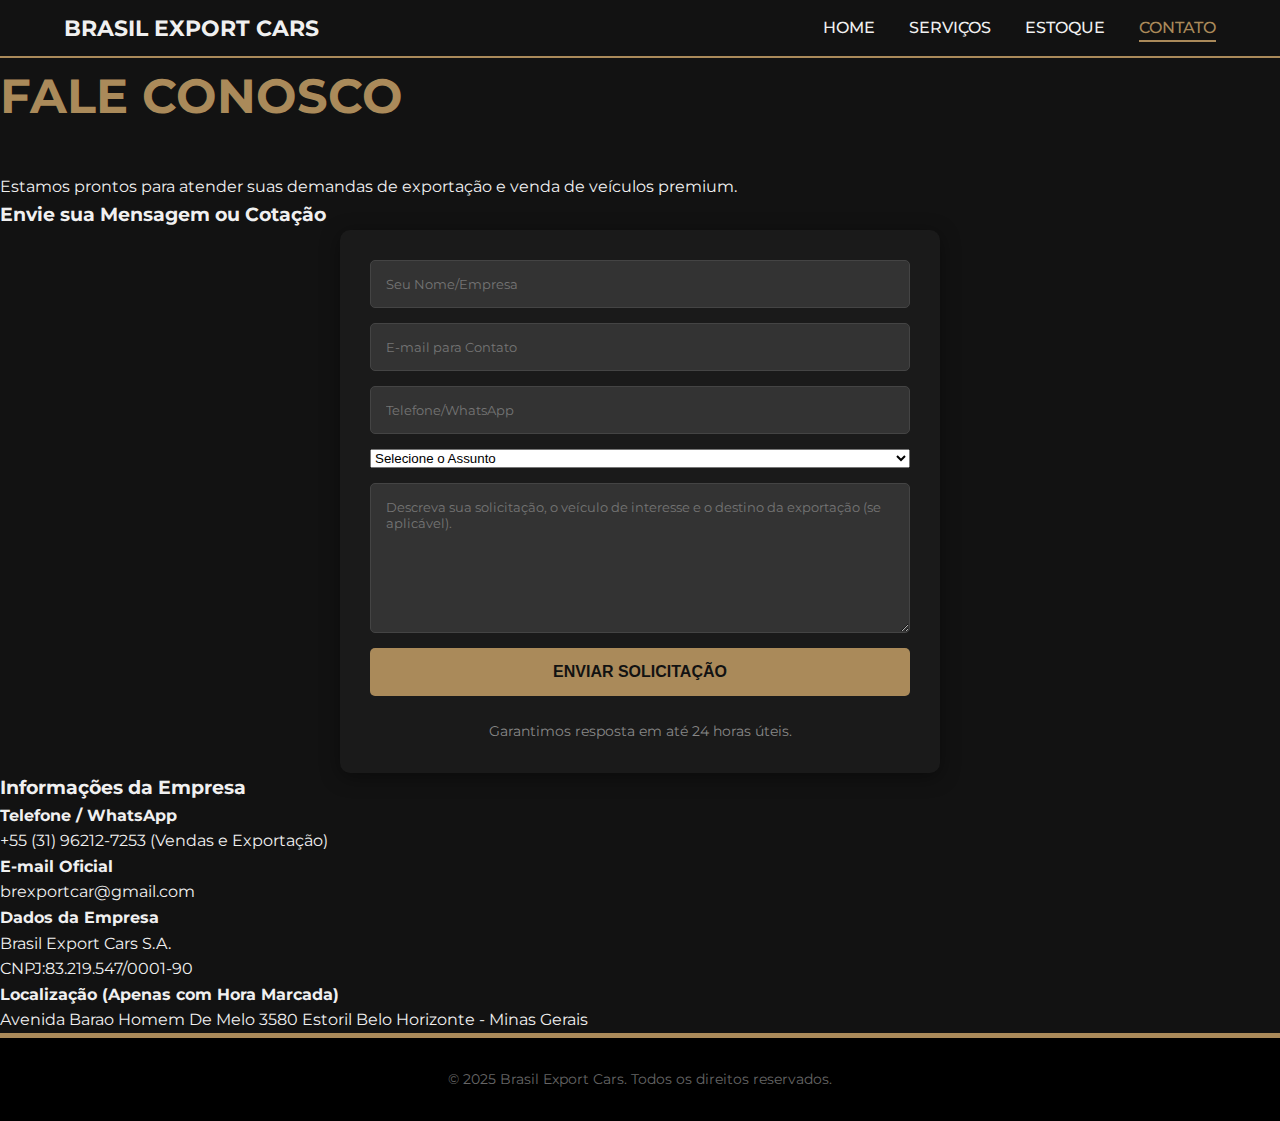
<file: fale-conosco.html>
<!DOCTYPE html>
<html lang="pt-BR">
<head>
    <meta charset="UTF-8">
    <meta name="viewport" content="width=device-width, initial-scale=1.0">
    <title>Fale Conosco | Brasil Export Cars</title>
    <link rel="stylesheet" href="styles.css"> 
    <link href="https://fonts.googleapis.com/css2?family=Montserrat:wght@400;500;700;900&display=swap" rel="stylesheet">
</head>
<body>
    
    <header>
        <div class="logo-container">
            <span class="logo-text">BRASIL EXPORT CARS</span>
        </div>
        <nav>
            <a href="index.html">HOME</a>
            <a href="index.html#servicos">SERVIÇOS</a> 
            <a href="estoque.html">ESTOQUE</a> 
            <a href="fale-conosco.html" class="active-link">CONTATO</a>
        </nav>
        <button class="menu-toggle">☰</button>
    </header>

    <main class="contact-main">
        <section class="contact-header">
            <h2 class="section-title">Fale Conosco</h2>
            <p>Estamos prontos para atender suas demandas de exportação e venda de veículos premium.</p>
        </section>

        <div class="contact-grid">
            
            <section class="contact-form-section">
                <h3>Envie sua Mensagem ou Cotação</h3>
                
                <form action="sucesso-contato.html" method="GET" class="contact-form">
                    
                    <input type="text" name="nome" placeholder="Seu Nome/Empresa" required>
                    <input type="email" name="email" placeholder="E-mail para Contato" required>
                    <input type="tel" name="telefone" placeholder="Telefone/WhatsApp" required>
                    
                    <select name="assunto" required>
                        <option value="">Selecione o Assunto</option>
                        <option value="exportacao">Cotação de Exportação (Veículo Específico)</option>
                        <option value="compra">Compra de Veículo (Brasil)</option>
                        <option value="avaliacao">Avaliação de Veículo para Venda/Consignação</option>
                        <option value="geral">Dúvidas Gerais</option>
                    </select>

                    <textarea name="mensagem" placeholder="Descreva sua solicitação, o veículo de interesse e o destino da exportação (se aplicável)." required></textarea>
                    
                    <button type="submit" class="cta-button">ENVIAR SOLICITAÇÃO</button>
                    <p class="form-disclaimer">Garantimos resposta em até 24 horas úteis.</p>
                </form>
            </section>
            
            <section class="contact-info">
                <h3>Informações da Empresa</h3>
                
                <div class="info-item">
                    <h4><i class="icon-phone"></i> Telefone / WhatsApp</h4>
                    <p>+55 (31) 96212-7253 (Vendas e Exportação)</p>
                </div>
                
                <div class="info-item">
                    <h4><i class="icon-email"></i> E-mail Oficial</h4>
                    <p>brexportcar@gmail.com</p>
                </div>
                
                <div class="info-item">
                    <h4><i class="icon-cnpj"></i> Dados da Empresa</h4>
                    <p>Brasil Export Cars S.A.</p>
                    <p>CNPJ:83.219.547/0001-90</p>
                </div>
                
                <div class="info-item">
                    <h4><i class="icon-location"></i> Localização (Apenas com Hora Marcada)</h4>
                    <p>Avenida Barao Homem De Melo 3580 Estoril Belo Horizonte - Minas Gerais</p>
                </div>
            </section>
            
        </div>

    </main>

    <footer>
        <p>&copy; 2025 Brasil Export Cars. Todos os direitos reservados.</p>
    </footer>

</body>
</html>
</file>
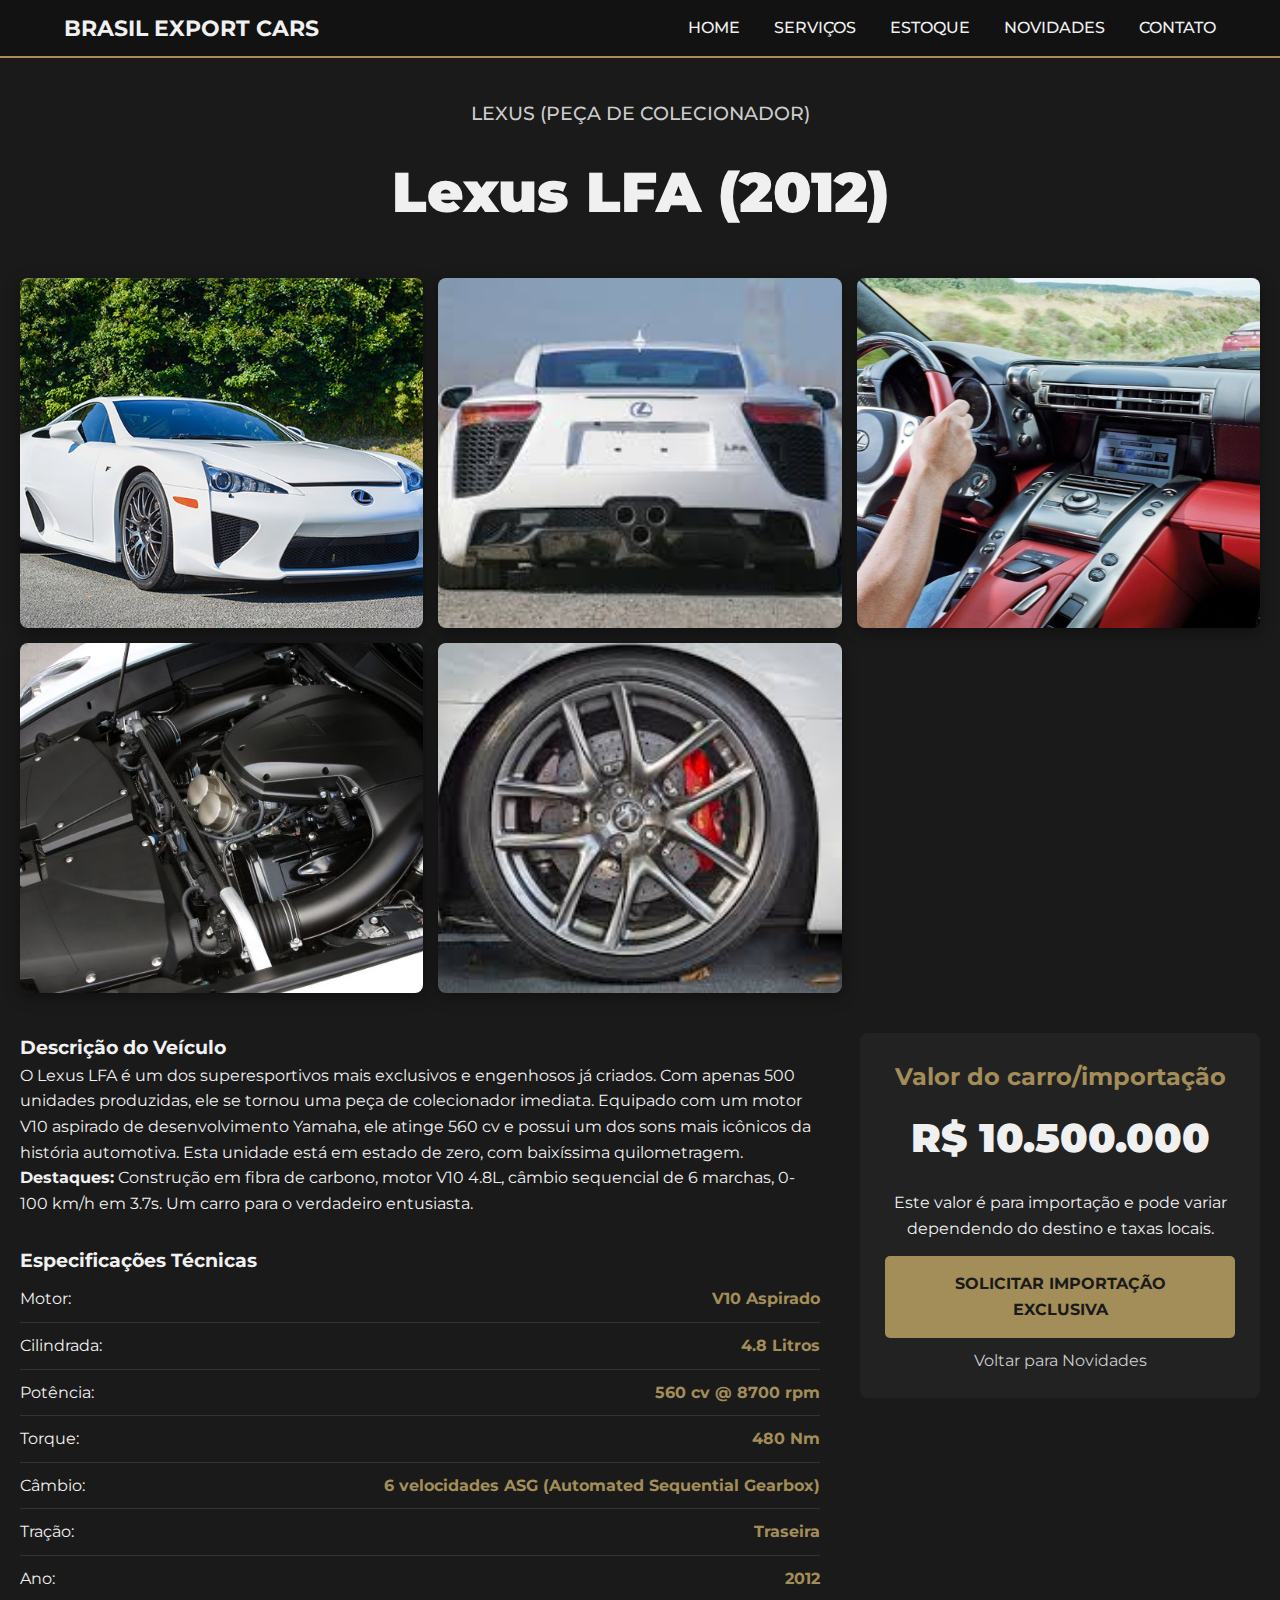
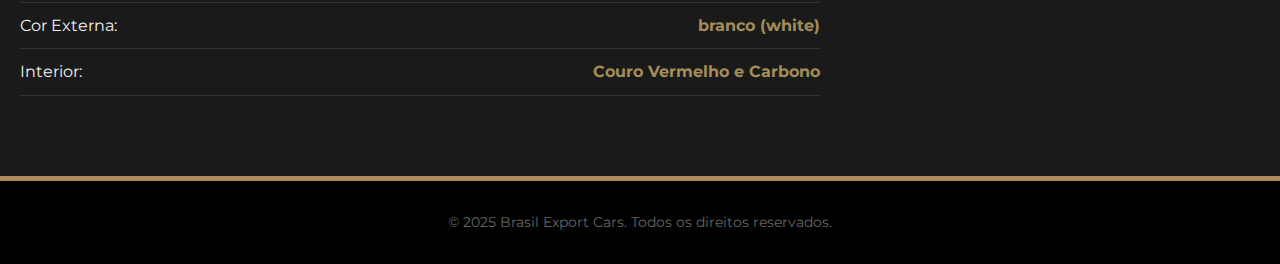
<file: lexus-lfa-detalhes.html>
<!DOCTYPE html>
<html lang="pt-BR">
<head>
    <meta charset="UTF-8">
    <meta name="viewport" content="width=device-width, initial-scale=1.0">
    <title>Lexus LFA (2012) - Detalhes | Brasil Export Cars</title>
    <link rel="stylesheet" href="styles.css"> 
    <link href="https://fonts.googleapis.com/css2?family=Montserrat:wght@400;500;700;900&display=swap" rel="stylesheet">
    
    <style>
        /* Estilos base (mantidos) */
        .car-detail-main {
            padding: 40px 20px;
            background-color: #1a1a1a;
            color: #f0f0f0;
        }

        .car-header {
            text-align: center;
            margin-bottom: 40px;
        }

        .car-title {
            font-size: 3em;
            font-weight: 900;
            color: #a38d58; /* Cor de destaque */
            margin-bottom: 5px;
        }

        .car-subtitle {
            font-size: 1.2em;
            font-weight: 500;
            color: #cccccc;
        }

        .gallery {
            display: grid;
            grid-template-columns: repeat(auto-fit, minmax(300px, 1fr));
            gap: 15px;
            margin-bottom: 40px;
        }
        
        /* NOVO ESTILO: Container responsivo para o vídeo (16:9) */
        .video-container {
            position: relative;
            padding-bottom: 56.25%; /* Relação 16:9 */
            height: 0;
            overflow: hidden;
            grid-column: 1 / -1; /* Ocupa a largura total da galeria */
            border-radius: 8px;
            box-shadow: 0 4px 15px rgba(0, 0, 0, 0.4);
        }
        
        .video-container iframe {
            position: absolute;
            top: 0;
            left: 0;
            width: 100%;
            height: 100%;
            border: none;
        }
        
        /* O estilo .main-image foi removido/modificado, 
           mas o .thumb-image é mantido */
        .thumb-image {
            width: 100%;
            height: 350px;
            background-size: cover;
            background-position: center;
            border-radius: 8px;
            box-shadow: 0 4px 15px rgba(0, 0, 0, 0.4);
        }

        .specs-section {
            display: grid;
            grid-template-columns: 2fr 1fr;
            gap: 40px;
            margin-bottom: 40px;
        }

        .specs-list {
            list-style: none;
            padding: 0;
            margin: 0;
        }

        .specs-list li {
            padding: 10px 0;
            border-bottom: 1px solid #333;
            display: flex;
            justify-content: space-between;
        }

        .specs-list strong {
            color: #a38d58;
            font-weight: 700;
        }

        .price-box {
            background-color: #222;
            padding: 25px;
            border-radius: 8px;
            text-align: center;
            align-self: flex-start;
        }
        
        .price-box h4 {
            font-size: 1.5em;
            color: #a38d58;
            margin-bottom: 10px;
        }

        .current-price {
            font-size: 2.5em;
            font-weight: 900;
            margin-bottom: 20px;
        }

        .contact-cta {
            background-color: #a38d58;
            color: #1a1a1a;
            padding: 15px 30px;
            text-decoration: none;
            text-transform: uppercase;
            font-weight: 700;
            border-radius: 5px;
            display: block;
            margin-top: 15px;
            transition: background-color 0.3s;
        }
        
        .contact-cta:hover {
            background-color: #d4c097;
        }
        
        .link-secondary {
             color: #ccc;
             text-decoration: none;
        }
        .link-secondary:hover {
             color: #f0f0f0;
             text-decoration: underline;
        }

        @media (max-width: 800px) {
            .specs-section {
                grid-template-columns: 1fr;
            }
        }
    </style>
</head>
<body>
    
    <header>
        <div class="logo-container">
            <span class="logo-text">BRASIL EXPORT CARS</span>
        </div>
        <nav>
            <a href="index.html">HOME</a>
            <a href="index.html#servicos">SERVIÇOS</a> 
            <a href="estoque.html">ESTOQUE</a> 
            <a href="novos-carros.html">NOVIDADES</a> <a href="fale-conosco.html">CONTATO</a>
        </nav>
        <button class="menu-toggle">☰</button>
    </header>

    <main class="car-detail-main">
        
        <div class="car-header">
            <p class="car-subtitle">LEXUS (PEÇA DE COLECIONADOR)</p>
            <h1 class="car-title">Lexus LFA (2012)</h1>
        </div>
        
        <div class="gallery">
            <div class="thumb-image" style="background-image: url('2011_LFA.jpg');"></div>
            <div class="thumb-image" style="background-image: url('trazeira.jpg');"></div>
            <div class="thumb-image" style="background-image: url('interior.jpg');"></div>
            <div class="thumb-image" style="background-image: url('LFA-engine-in-bay-02.jpg');"></div>
            <div class="thumb-image" style="background-image: url('rodas.jpg');"></div>
        </div>
        <div class="specs-section">
            
            <section class="car-description">
                <h3>Descrição do Veículo</h3>
                <p>O Lexus LFA é um dos superesportivos mais exclusivos e engenhosos já criados. Com apenas 500 unidades produzidas, ele se tornou uma peça de colecionador imediata. Equipado com um motor V10 aspirado de desenvolvimento Yamaha, ele atinge 560 cv e possui um dos sons mais icônicos da história automotiva. Esta unidade está em estado de zero, com baixíssima quilometragem.</p>
                <p><strong>Destaques:</strong> Construção em fibra de carbono, motor V10 4.8L, câmbio sequencial de 6 marchas, 0-100 km/h em 3.7s. Um carro para o verdadeiro entusiasta.</p>
                
                <h3 style="margin-top: 30px;">Especificações Técnicas</h3>
                <ul class="specs-list">
                    <li>Motor: <strong>V10 Aspirado</strong></li>
                    <li>Cilindrada: <strong>4.8 Litros</strong></li>
                    <li>Potência: <strong>560 cv @ 8700 rpm</strong></li>
                    <li>Torque: <strong>480 Nm</strong></li>
                    <li>Câmbio: <strong>6 velocidades ASG (Automated Sequential Gearbox)</strong></li>
                    <li>Tração: <strong>Traseira</strong></li>
                    <li>Ano: <strong>2012</strong></li>
                    <li>Cor Externa: <strong>branco (white)</strong></li>
                    <li>Interior: <strong>Couro Vermelho e Carbono</strong></li>
                </ul>
            </section>
            
            <section class="price-box">
                <h4>Valor do carro/importação</h4>
                <p class="current-price">R$ 10.500.000</p>
                
                <p>Este valor é para importação e pode variar dependendo do destino e taxas locais.</p>
                
                <a href="fale-conosco.html?carro=Lexus_LFA" class="contact-cta">SOLICITAR IMPORTAÇÃO EXCLUSIVA</a>
                <a href="novos-carros.html" class="link-secondary" style="display: block; margin-top: 10px; color: #ccc;">Voltar para Novidades</a>
            </section>
        </div>

    </main>
    
    <footer>
        <p>&copy; 2025 Brasil Export Cars. Todos os direitos reservados.</p>
    </footer>

</body>
</html>
</file>
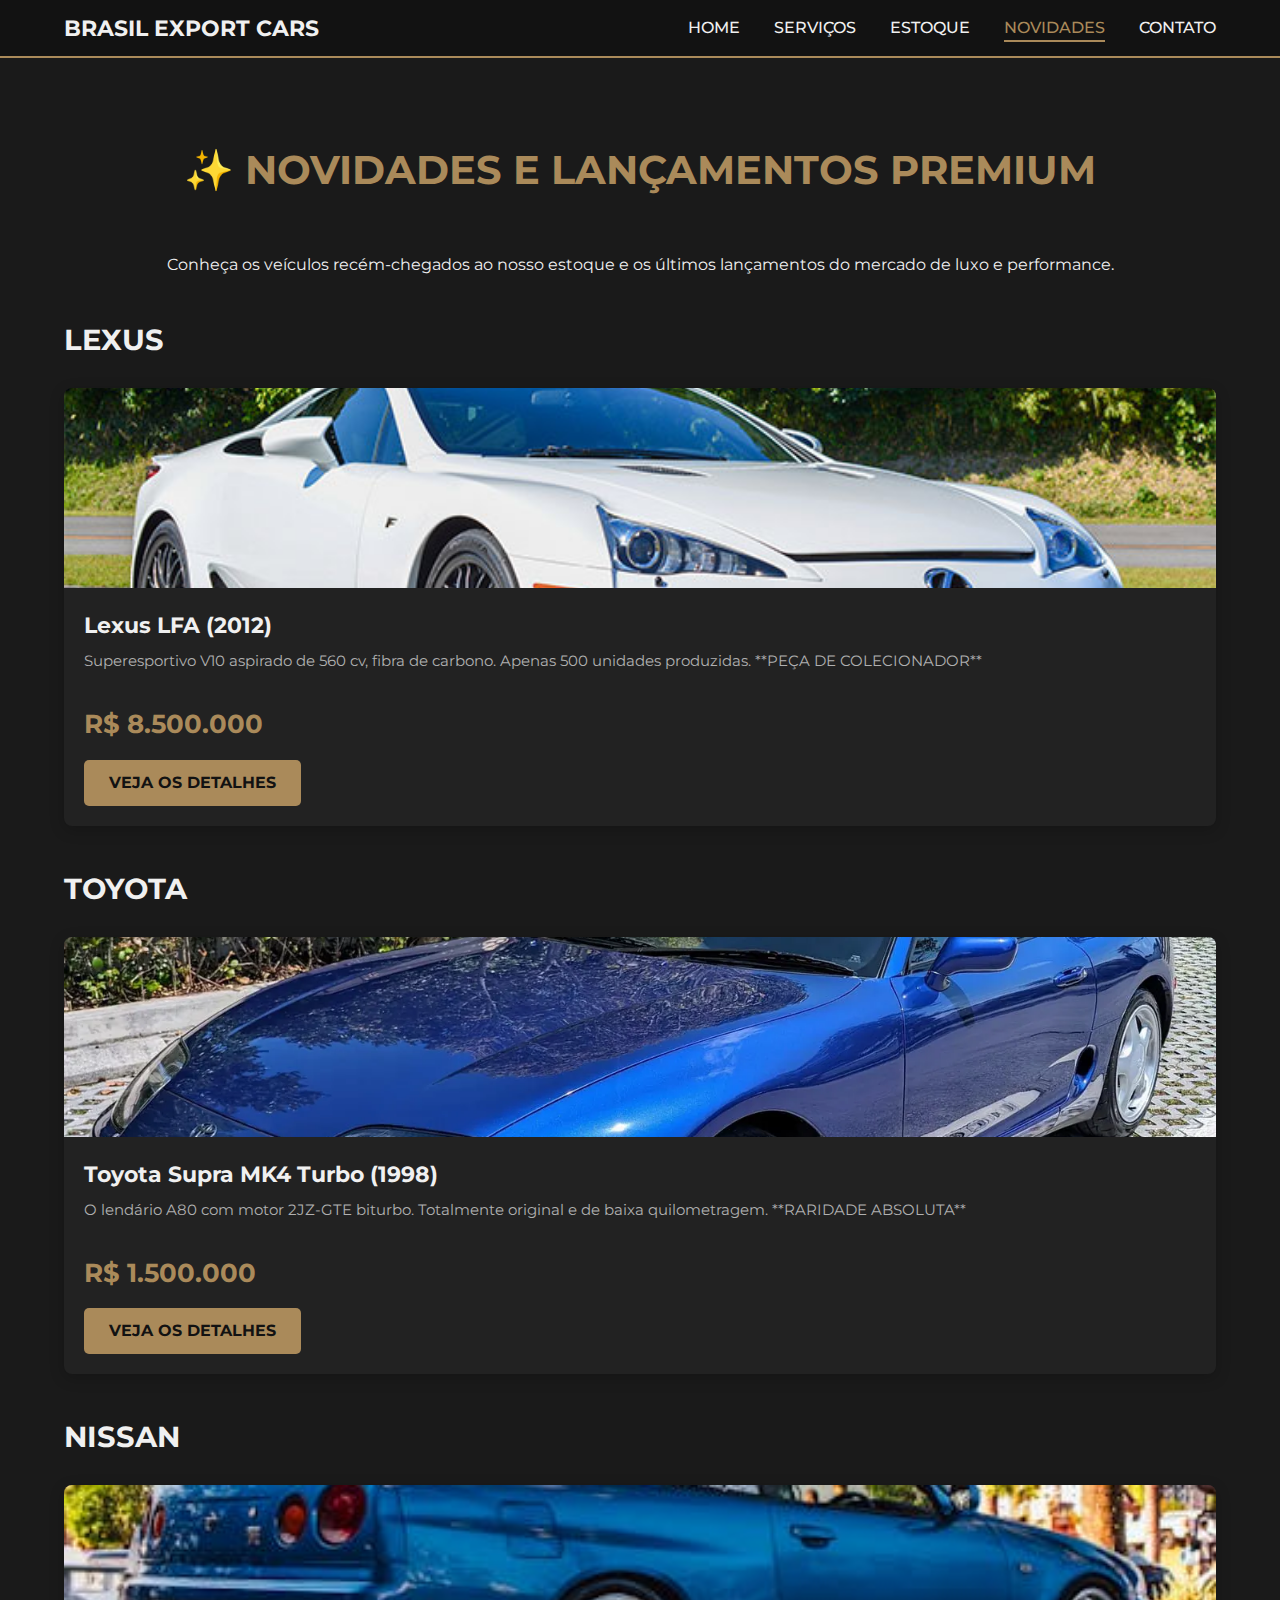
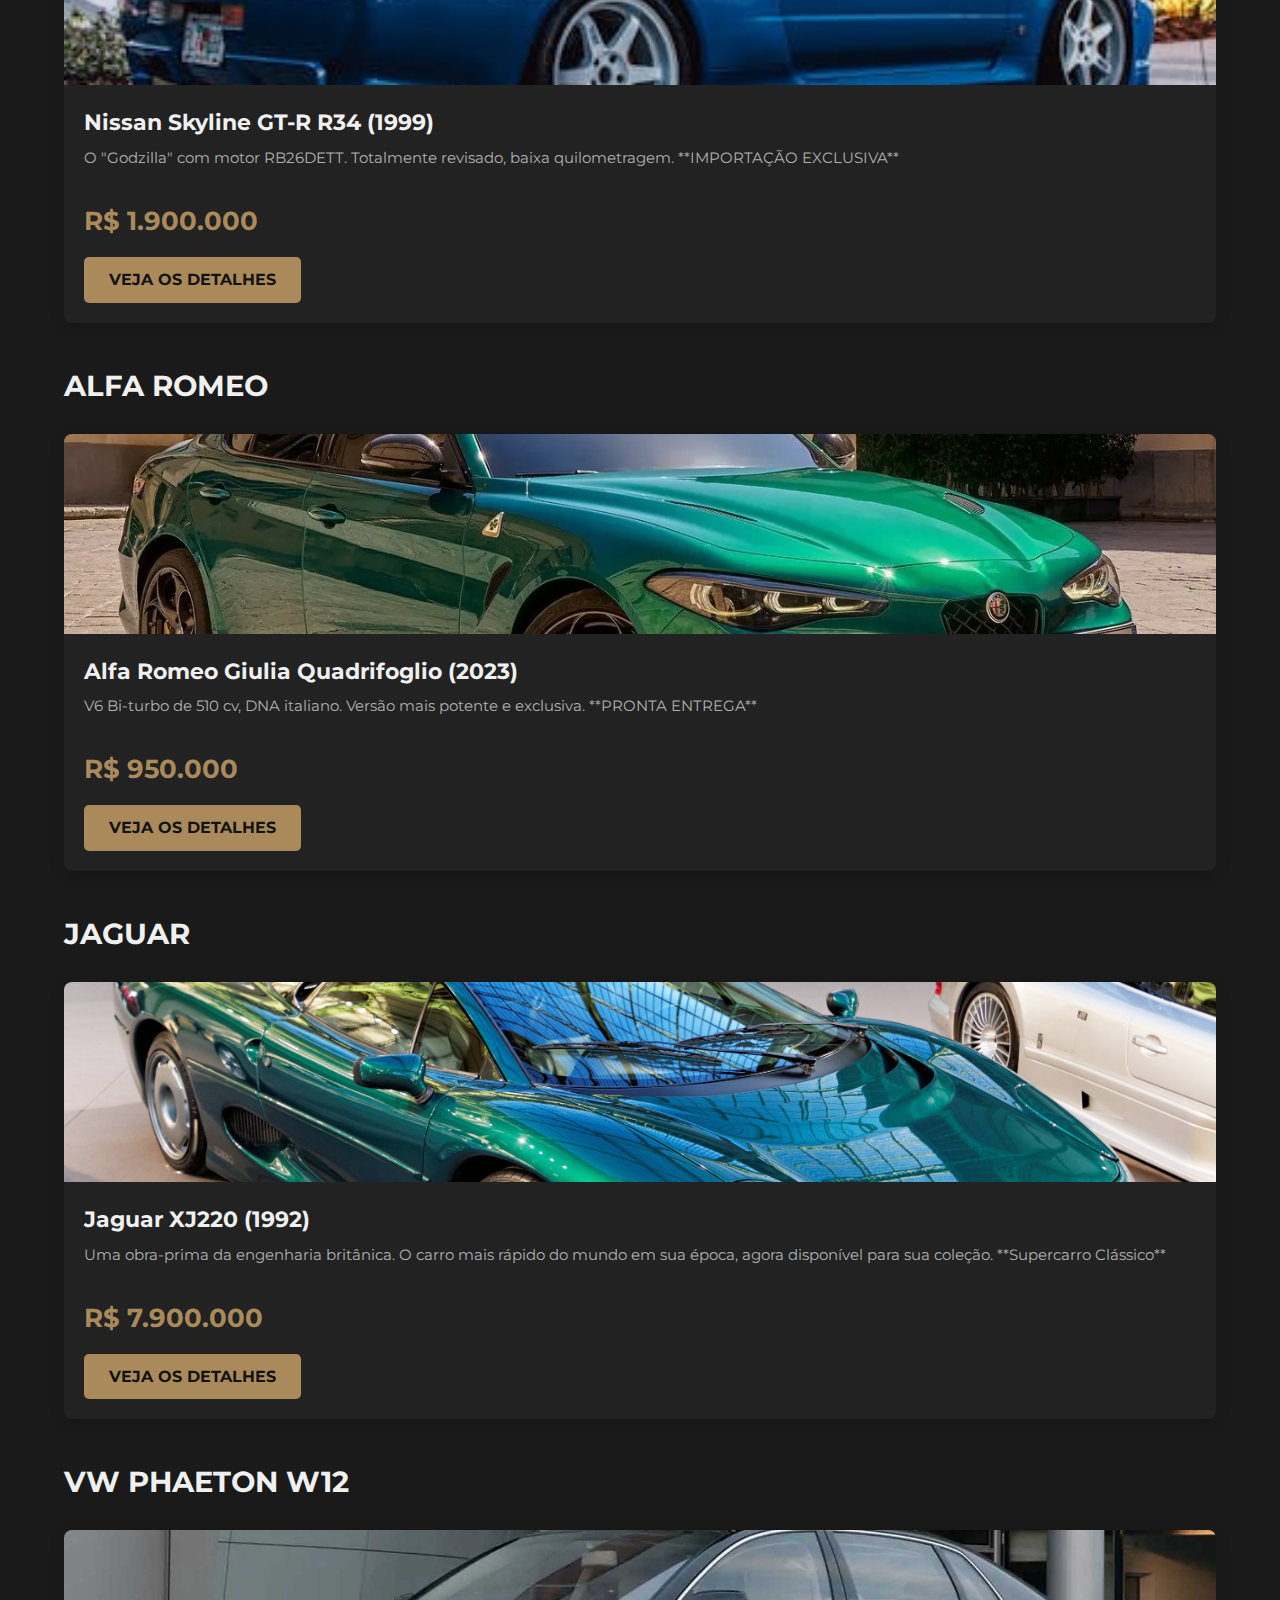
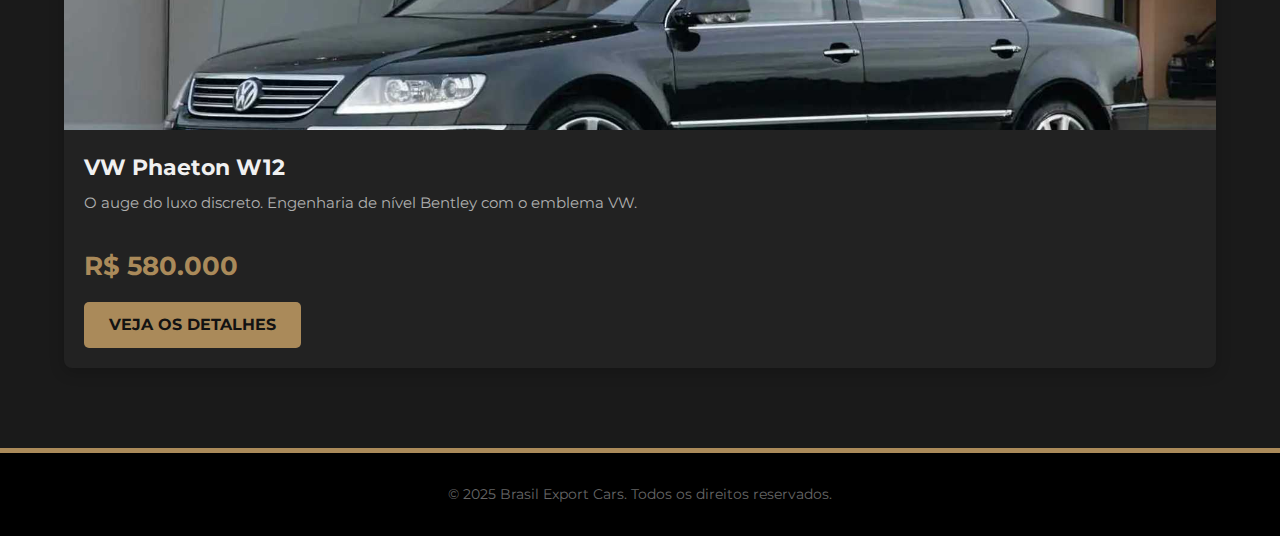
<file: novos-carros.html>
<!DOCTYPE html>
<html lang="pt-BR">
<head>
    <meta charset="UTF-8">
    <meta name="viewport" content="width=device-width, initial-scale=1.0">
    <title>Novos Carros | Brasil Export Cars - Lançamentos</title>
    <link rel="stylesheet" href="styles.css"> 
    <link href="https://fonts.googleapis.com/css2?family=Montserrat:wght@400;500;700;900&display=swap" rel="stylesheet">
</head>
<body>

    <header>
        <div class="logo-container">
            <span class="logo-text">BRASIL EXPORT CARS</span>
        </div>
        <nav>
            <a href="index.html">HOME</a>
            <a href="index.html#servicos">SERVIÇOS</a> 
            <a href="estoque.html">ESTOQUE</a> 
            <a href="novos-carros.html" class="active-link">NOVIDADES</a>
            <a href="fale-conosco.html">CONTATO</a>  
        </nav>
        <button class="menu-toggle">☰</button>
    </header>

    <main>
        
        <section id="novidades" class="inventario-section">
            <h2 class="section-title">✨ Novidades e Lançamentos Premium</h2>
            <p class="section-subtitle">Conheça os veículos recém-chegados ao nosso estoque e os últimos lançamentos do mercado de luxo e performance.</p>
             
                 <h3 class="brand-title" data-brand="lexus">LEXUS</h3>
                
                <div class="car-card" data-brand="lexus" data-model="Lexus LFA">
                    <div class="card-image" style="background-image: url('2011_LFA.jpg');"></div>
                    <div class="card-content"> 
                        <h4>Lexus LFA (2012)</h4>
                        <p class="car-details">Superesportivo V10 aspirado de 560 cv, fibra de carbono. Apenas 500 unidades produzidas. **PEÇA DE COLECIONADOR**</p>
                        <span class="car-price">R$ 8.500.000</span>
                        <a href="lexus-lfa-detalhes.html" class="btn-card">VEJA OS DETALHES</a>
                    </div>
                </div>


<h3 class="brand-title" data-brand="toyota">TOYOTA</h3>
                
                <div class="car-card" data-brand="toyota" data-model="Toyota Supra MK4 Turbo">
                    <div class="card-image" style="background-image: url('supra.webp');"></div>
                    <div class="card-content"> 
                        <h4>Toyota Supra MK4 Turbo (1998)</h4>
                        <p class="car-details">O lendário A80 com motor 2JZ-GTE biturbo. Totalmente original e de baixa quilometragem. **RARIDADE ABSOLUTA**</p>
                        <span class="car-price">R$ 1.500.000</span>
                        <a href="supra-mk4-detalhes.html" class="btn-card">VEJA OS DETALHES</a>
                    </div>
                </div>

                <h3 class="brand-title" data-brand="nissan">NISSAN</h3>
                
                <div class="car-card" data-brand="nissan" data-model="Nissan Skyline GT-R R34">
                    <div class="card-image" style="background-image: url('gtr.jpeg');"></div>
                    <div class="card-content"> 
                        <h4>Nissan Skyline GT-R R34 (1999)</h4>
                        <p class="car-details">O "Godzilla" com motor RB26DETT. Totalmente revisado, baixa quilometragem. **IMPORTAÇÃO EXCLUSIVA**</p>
                        <span class="car-price">R$ 1.900.000</span>
                        <a href="gtr-r34-detalhes.html" class="btn-card">VEJA OS DETALHES</a>
                    </div>
                </div>

                <h3 class="brand-title" data-brand="alfa-romeo">ALFA ROMEO</h3>
                
                <div class="car-card" data-brand="alfa-romeo" data-model="Alfa Romeo Giulia Quadrifoglio">
                    <div class="card-image" style="background-image: url('alfa-romeo-giulia-quadrifoglio-2023-frente.webp');"></div>
                    <div class="card-content"> 
                        <h4>Alfa Romeo Giulia Quadrifoglio (2023)</h4>
                        <p class="car-details">V6 Bi-turbo de 510 cv, DNA italiano. Versão mais potente e exclusiva. **PRONTA ENTREGA**</p>
                        <span class="car-price">R$ 950.000</span>
                        <a href="alfa-giulia-detalhes.html" class="btn-card">VEJA OS DETALHES</a>
                    </div>
                </div>
            
                            <h3 class="brand-title" data-brand="alfa-romeo">JAGUAR</h3>
                
                <div class="car-card" data-brand="alfa-romeo" data-model="Alfa Romeo Giulia Quadrifoglio">
                    <div class="card-image" style="background-image: url('nzjjcXO.jpg');"></div>
                    <div class="card-content"> 
                        <h4>Jaguar XJ220 (1992)</h4>
                        <p class="car-details">Uma obra-prima da engenharia britânica. O carro mais rápido do mundo em sua época, agora disponível para sua coleção. **Supercarro Clássico**</p>
                        <span class="car-price">R$ 7.900.000</span>
                        <a href="jaguar-xj220-detalhes.html" class="btn-card">VEJA OS DETALHES</a>
                    </div>
                </div>
            
            <h3 class="brand-title" data-brand="alfa-romeo">VW Phaeton W12</h3>
            
                            <div class="car-card" data-brand="alfa-romeo" data-model="Alfa Romeo Giulia Quadrifoglio">
                    <div class="card-image" style="background-image: url('vw-phaeton frente.jpg');"></div>
                    <div class="card-content"> 
                        <h4>VW Phaeton W12</h4>
                        <p class="car-details">O auge do luxo discreto. Engenharia de nível Bentley com o emblema VW.</p>
                        <span class="car-price">R$ 580.000</span>
                        <a href="jaguar-xj220-detalhes.html" class="btn-card">VEJA OS DETALHES</a>
                    </div>
                </div>
            </section>

    </main>

    <footer>
        <p>&copy; 2025 Brasil Export Cars. Todos os direitos reservados.</p>
    </footer>

    <script>
        document.addEventListener('DOMContentLoaded', function() {
            const filterButtons = document.querySelectorAll('.filter-button');
            const carCards = document.querySelectorAll('.car-card');

            carCards.forEach(card => card.style.display = 'block');

            filterButtons.forEach(button => {
                button.addEventListener('click', function() {
                    filterButtons.forEach(btn => btn.classList.remove('active'));
                    this.classList.add('active');

                    const filterValue = this.getAttribute('data-filter');

                    carCards.forEach(card => {
                        const cardBrand = card.getAttribute('data-brand');
                        
                        if (filterValue === 'all') {
                            card.style.display = 'block';
                        } else if (cardBrand === filterValue) {
                            card.style.display = 'block';
                        } else {
                            card.style.display = 'none';
                        }
                    });
                    
                    const brandTitles = document.querySelectorAll('.brand-title');
                    brandTitles.forEach(title => {
                        const brand = title.getAttribute('data-brand');
                        let hasVisibleCar = false;
                        
                        carCards.forEach(card => {
                            if (card.getAttribute('data-brand') === brand && card.style.display === 'block') {
                                hasVisibleCar = true;
                            }
                        });

                        if (hasVisibleCar || filterValue === 'all') {
                            title.style.display = 'block';
                        } else {
                            title.style.display = 'none';
                        }
                    });

                });
            });
        });
    </script>
    </body>
</html>
<script>
    // Seleciona o botão e o menu
    const menuToggle = document.querySelector('.menu-toggle');
    const nav = document.querySelector('nav');

    // Quando clicar no botão, adiciona ou remove a classe 'active'
    menuToggle.addEventListener('click', () => {
        nav.classList.toggle('active');
    });

    // Fecha o menu automaticamente ao clicar num link (opcional, mas recomendado)
    const navLinks = document.querySelectorAll('nav a');
    navLinks.forEach(link => {
        link.addEventListener('click', () => {
            nav.classList.remove('active');
        });
    });
</script>
</file>
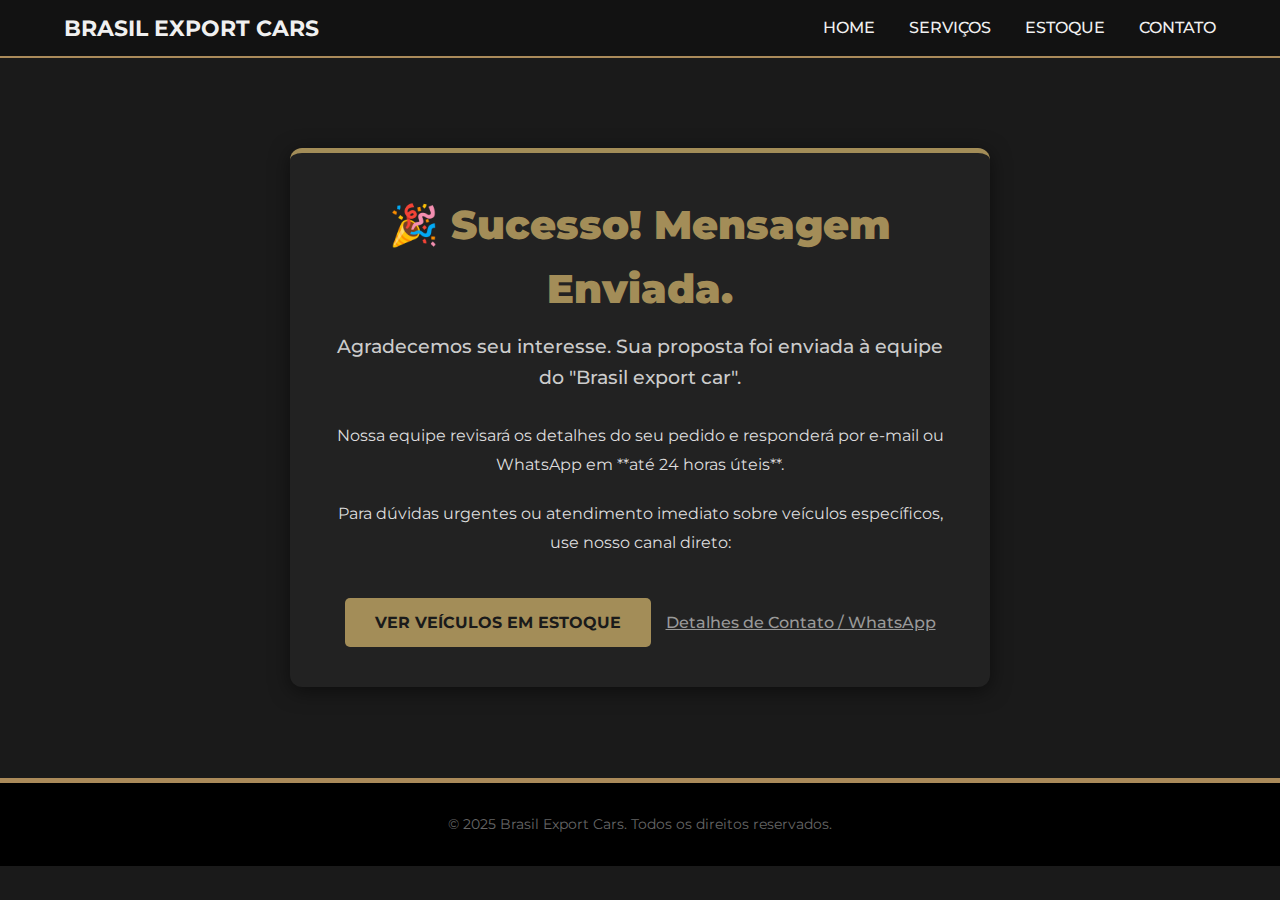
<file: sucesso-contato.html>
<!DOCTYPE html>
<html lang="pt-BR">
<head>
    <meta charset="UTF-8">
    <meta name="viewport" content="width=device-width, initial-scale=1.0">
    <title>Mensagem Enviada! | Brasil Export Cars</title>
    <link rel="stylesheet" href="styles.css"> 
    <link href="https://fonts.googleapis.com/css2?family=Montserrat:wght@400;500;700;900&display=swap" rel="stylesheet">
    
    <style>
        /* Estilos base do seu site (assumindo fundo escuro e texto claro) */
        body {
            background-color: #1a1a1a; /* Escuro */
            color: #f0f0f0; /* Claro */
            font-family: 'Montserrat', sans-serif;
        }

        /* Melhorias para a seção de Sucesso */
        .success-main {
            display: flex;
            justify-content: center;
            align-items: center;
            min-height: 80vh; /* Ocupa a maior parte da tela */
            padding: 50px 20px;
            text-align: center;
        }

        .success-container {
            max-width: 700px;
            padding: 40px;
            background-color: #222222; /* Fundo levemente mais claro para destaque */
            border-radius: 12px;
            box-shadow: 0 4px 20px rgba(0, 0, 0, 0.5);
            border-top: 5px solid #a38d58; /* Linha de destaque na cor do CTA */
        }

        .success-title {
            font-size: 2.5em;
            font-weight: 900;
            color: #a38d58; /* Cor dourada/bronze para o título principal */
            margin-bottom: 10px;
        }

        .success-subtitle {
            font-size: 1.2em;
            font-weight: 500;
            margin-bottom: 30px;
            color: #cccccc;
        }

        .success-details p {
            line-height: 1.8;
            margin-bottom: 20px;
            font-size: 1em;
            color: #dddddd;
        }
        
        /* Estilo dos botões */
        .success-actions {
            display: flex;
            flex-direction: column; /* Pilha em telas pequenas */
            gap: 15px;
            margin-top: 40px;
            align-items: center;
        }

        .cta-button {
            display: inline-block;
            padding: 12px 30px;
            font-size: 1em;
            font-weight: 700;
            text-decoration: none;
            text-transform: uppercase;
            border-radius: 5px;
            transition: background-color 0.3s, color 0.3s;
            /* Cor primária: a cor do seu botão 'ENVIAR SOLICITAÇÃO' */
            background-color: #a38d58; 
            color: #1a1a1a; 
        }

        .cta-button:hover {
            background-color: #d4c097;
        }

        .link-secondary {
            color: #999999;
            text-decoration: underline;
            font-weight: 500;
            transition: color 0.3s;
        }

        .link-secondary:hover {
            color: #f0f0f0;
        }
        
        /* Media Query para telas maiores */
        @media (min-width: 600px) {
            .success-actions {
                flex-direction: row; /* Lado a lado em telas maiores */
                justify-content: center;
            }
        }
    </style>
</head>
<body>

    <header>
        <div class="logo-container">
            <span class="logo-text">BRASIL EXPORT CARS</span>
        </div>
        <nav>
            <a href="index.html">HOME</a>
            <a href="index.html#servicos">SERVIÇOS</a> 
            <a href="estoque.html">ESTOQUE</a> 
            <a href="fale-conosco.html">CONTATO</a>
        </nav>
        <button class="menu-toggle">☰</button>
    </header>

    <main class="success-main">
        <section class="success-message success-container">
            
            <h1 class="success-title">🎉 Sucesso! Mensagem Enviada.</h1>
            <p class="success-subtitle">Agradecemos seu interesse. Sua proposta foi enviada à equipe do "Brasil export car".</p>
            
            <div class="success-details">
                <p>Nossa equipe revisará os detalhes do seu pedido e responderá por e-mail ou WhatsApp em **até 24 horas úteis**.</p>
                <p>Para dúvidas urgentes ou atendimento imediato sobre veículos específicos, use nosso canal direto:</p>
            </div>
            
            <div class="success-actions">
                <a href="estoque.html" class="cta-button">VER VEÍCULOS EM ESTOQUE</a>
                
                <a href="fale-conosco.html" class="link-secondary">Detalhes de Contato / WhatsApp</a>
            </div>

        </section>
    </main>
    
    <footer>
        <p>&copy; 2025 Brasil Export Cars. Todos os direitos reservados.</p>
    </footer>

</body>
</html>
</file>
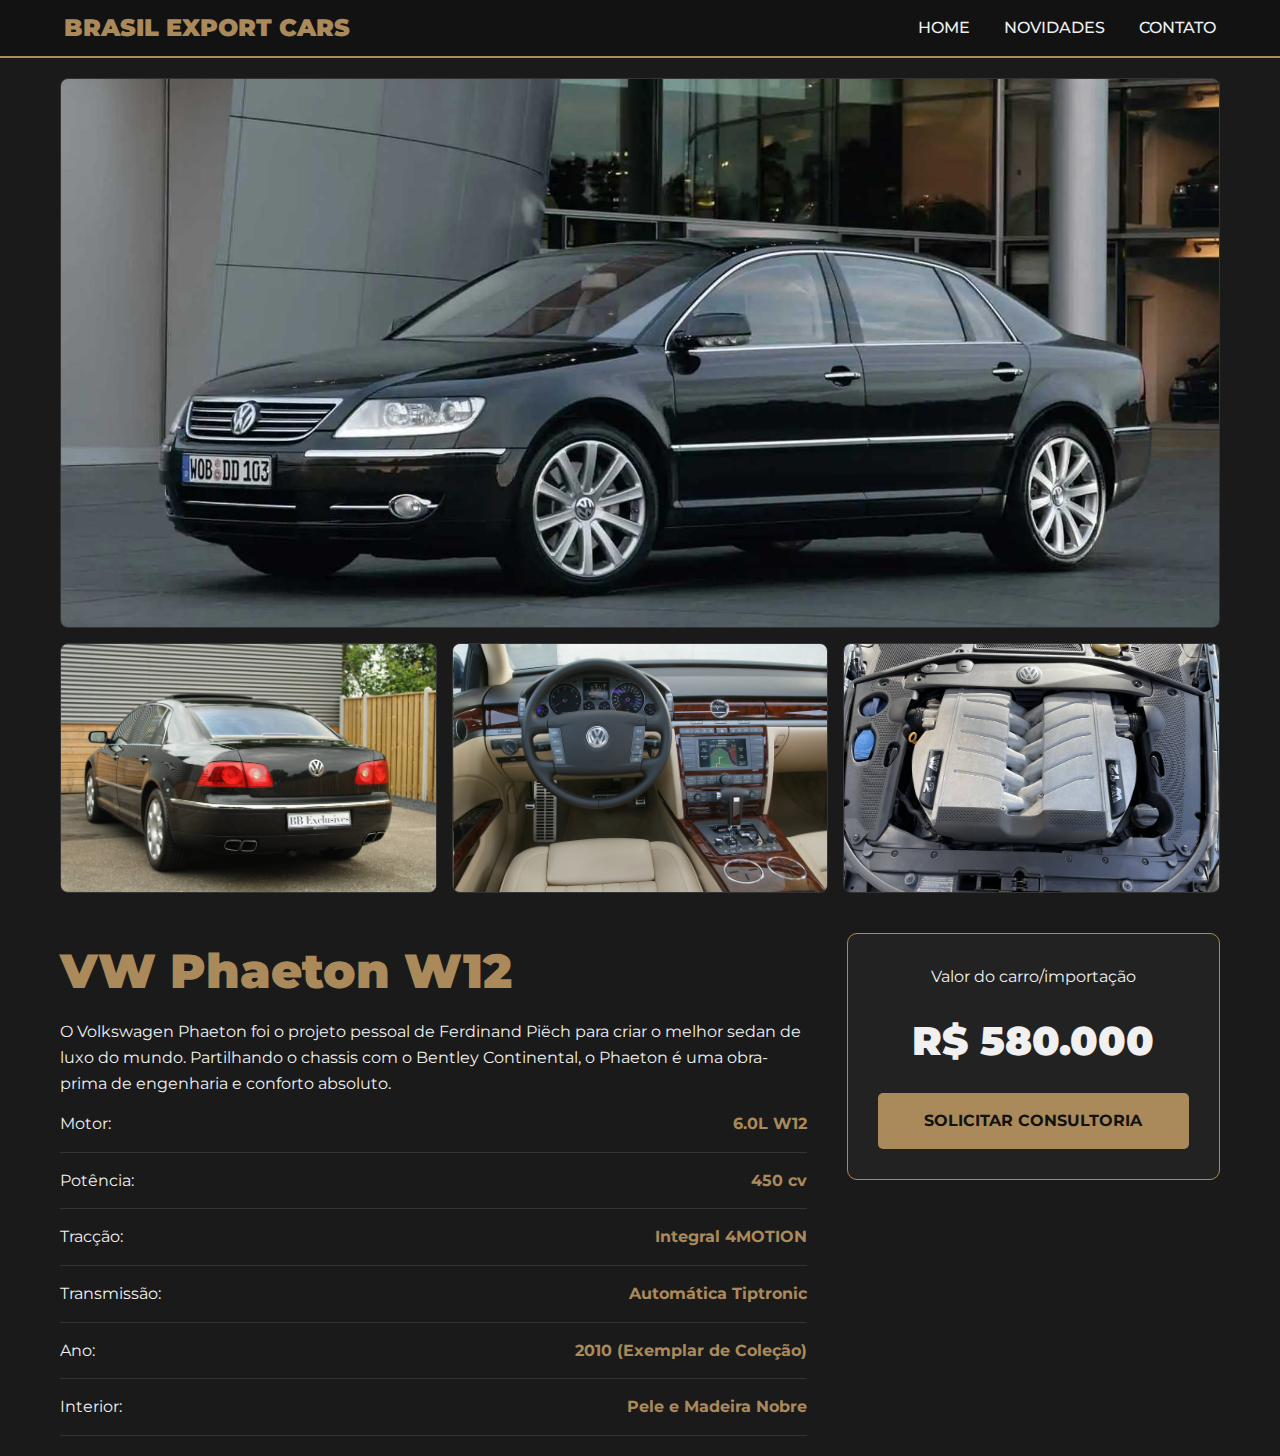
<file: vw-phaeton-detalhes.html>
<!DOCTYPE html>
<html lang="pt-BR">
<head>
    <meta charset="UTF-8">
    <meta name="viewport" content="width=device-width, initial-scale=1.0">
    <title>VW Phaeton W12 - Brasil Export Cars</title>
    <link rel="stylesheet" href="styles.css"> 
    <link href="https://fonts.googleapis.com/css2?family=Montserrat:wght@400;500;700;900&display=swap" rel="stylesheet">
    
    <style>
        body {
            background-color: #1a1a1a;
            color: #f0f0f0;
            font-family: 'Montserrat', sans-serif;
            margin: 0;
        }

        /* --- GALERIA COM IMAGEM PRINCIPAL GRANDE --- */
        .gallery {
            display: grid;
            grid-template-columns: repeat(3, 1fr);
            gap: 15px;
            padding: 20px;
            max-width: 1200px;
            margin: 0 auto;
        }

        .main-image {
            grid-column: 1 / -1; 
            height: 550px;
            background-image: url('phaeton-main.jpg'); /* Substitua pela sua foto */
            background-size: cover;
            background-position: center;
            border-radius: 8px;
            border: 1px solid #333;
        }

        .thumb-image {
            height: 250px;
            background-size: cover;
            background-position: center;
            border-radius: 8px;
            border: 1px solid #333;
        }

        /* --- INFO DO CARRO --- */
        .car-info-container {
            max-width: 1200px;
            margin: 20px auto;
            padding: 0 20px;
            display: grid;
            grid-template-columns: 2fr 1fr;
            gap: 40px;
        }

        .car-title {
            color: #AA8A5A; /* O Bege da sua marca */
            font-size: 3em;
            font-weight: 900;
            margin-bottom: 10px;
        }

        .specs-list {
            list-style: none;
            padding: 0;
        }

        .specs-list li {
            padding: 15px 0;
            border-bottom: 1px solid #333;
            display: flex;
            justify-content: space-between;
        }

        .specs-list strong {
            color: #AA8A5A;
        }

        /* --- CAIXA DE PREÇO --- */
        .price-box {
            background: #222;
            padding: 30px;
            border-radius: 10px;
            text-align: center;
            border: 1px solid #AA8A5A;
            height: fit-content;
        }

        .price-tag {
            font-size: 2.5em;
            font-weight: 900;
            display: block;
            margin: 20px 0;
        }

        .btn-contato {
            background-color: #AA8A5A;
            color: #121212;
            padding: 15px 30px;
            text-decoration: none;
            font-weight: bold;
            display: block;
            border-radius: 5px;
            transition: 0.3s;
        }

        .btn-contato:hover {
            background-color: #d6c29e;
        }

        @media (max-width: 850px) {
            .car-info-container { grid-template-columns: 1fr; }
            .gallery { grid-template-columns: 1fr; }
            .main-image { height: 350px; }
        }
    </style>
</head>
<body>

    <header>
        <div class="logo-container">
            <span class="logo-text" style="color: #AA8A5A; font-weight: 900; font-size: 1.5em;">BRASIL EXPORT CARS</span>
        </div>
        <nav id="nav-menu">
            <a href="index.html">HOME</a>
            <a href="novos-carros.html">NOVIDADES</a>
            <a href="fale-conosco.html">CONTATO</a>
        </nav>
        <button class="menu-toggle" style="color: #AA8A5A; background: none; border: none; font-size: 2em;">☰</button>
    </header>

    <main>
        <div class="gallery">
            <div class="main-image" style="background-image: url('vw-phaeton frente.jpg');"></div>
            <div class="thumb-image" style="background-image: url('phaeton trazeira.jpg');"></div>
            <div class="thumb-image" style="background-image: url('volkswagen_phaeton_interior.jpg');"></div>
            <div class="thumb-image" style="background-image: url('motor.jpg');"></div>
        </div>

        <div class="car-info-container">
            <section>
                <h1 class="car-title">VW Phaeton W12</h1>
                <p>O Volkswagen Phaeton foi o projeto pessoal de Ferdinand Piëch para criar o melhor sedan de luxo do mundo. Partilhando o chassis com o Bentley Continental, o Phaeton é uma obra-prima de engenharia e conforto absoluto.</p>
                
                <ul class="specs-list">
                    <li>Motor: <strong>6.0L W12</strong></li>
                    <li>Potência: <strong>450 cv</strong></li>
                    <li>Tracção: <strong>Integral 4MOTION</strong></li>
                    <li>Transmissão: <strong>Automática Tiptronic</strong></li>
                    <li>Ano: <strong>2010 (Exemplar de Coleção)</strong></li>
                    <li>Interior: <strong>Pele e Madeira Nobre</strong></li>
                </ul>
            </section>

            <aside class="price-box">
                <p>Valor do carro/importação</p>
                <span class="price-tag">R$ 580.000</span>
                <a href="fale-conosco.html?carro=Phaeton_W12" class="btn-contato">SOLICITAR CONSULTORIA</a>
            </aside>
        </div>
    </main>

    <script>
        const menuToggle = document.querySelector('.menu-toggle');
        const nav = document.getElementById('nav-menu');
        menuToggle.addEventListener('click', () => {
            nav.classList.toggle('active');
        });
    </script>
</body>
</html>
</file>
<file: styles.css>
/* Configurações Globais e Layout Premium */
:root {
    --color-primary-dark: #121212; /* Fundo Escuro Principal (Preto) */
    --color-accent-gold: #AA8A5A; /* Dourado/Bege Sofisticado (do seu logo) */
    --color-text-light: #f0f0f0; /* Texto Claro */
    --color-text-dark: #121212; /* Texto Escuro (para fundos claros) */
    --color-section-bg: #1A1A1A; /* Fundo de Seção Escura */
    --color-card-bg: #222222; /* Fundo de Card Escuro */
    --font-main: 'Montserrat', sans-serif;
}

* {
    margin: 0;
    padding: 0;
    box-sizing: border-box;
}

html {
    scroll-behavior: smooth;
}

body {
    font-family: var(--font-main);
    color: var(--color-text-light);
    line-height: 1.6;
    background-color: var(--color-primary-dark);
}

/* ################# HEADER E NAV ################# */

header {
    background-color: var(--color-primary-dark);
    padding: 15px 5%;
    display: flex;
    justify-content: space-between;
    align-items: center;
    position: sticky;
    top: 0;
    z-index: 1000;
    border-bottom: 2px solid var(--color-accent-gold);
}

/* Estilo do Logo (Contém a Imagem e o Texto) */
.logo-container {
    display: flex;
    align-items: center;
    gap: 10px;
}

.logo-img {
    height: 40px; /* Tamanho da imagem do logo */
    width: auto;
}

.logo-text {
    font-size: 1.4em;
    font-weight: 700;
    color: var(--color-text-light);
    line-height: 1;
}

nav a {
    color: var(--color-text-light);
    text-decoration: none;
    font-weight: 500;
    margin-left: 30px;
    padding-bottom: 5px;
    transition: color 0.3s, border-bottom 0.3s;
    position: relative;
}

nav a:hover, nav a.active-link {
    color: var(--color-accent-gold);
}

nav a::after {
    content: '';
    position: absolute;
    bottom: 0;
    left: 0;
    width: 100%;
    height: 2px;
    background-color: var(--color-accent-gold);
    transform: scaleX(0);
    transition: transform 0.3s ease-out;
}

nav a:hover::after, nav a.active-link::after {
    transform: scaleX(1);
}

.menu-toggle {
    display: none; /* Oculto no desktop */
    background: none;
    border: none;
    color: var(--color-text-light);
    font-size: 1.5em;
    cursor: pointer;
}

/* ################# SEÇÕES PRINCIPAIS ################# */

main {
    padding-top: 0; 
}

/* Seção HERO (Banner Principal) */
.hero-section {
    background: url('https://picsum.photos/1920/1080?grayscale&blur=3') no-repeat center center/cover; /* Imagem de fundo */
    min-height: 80vh;
    display: flex;
    flex-direction: column;
    justify-content: center;
    align-items: center;
    text-align: center;
    padding: 0 5%;
    position: relative;
}

.hero-section::before {
    content: '';
    position: absolute;
    top: 0;
    left: 0;
    right: 0;
    bottom: 0;
    background: rgba(0, 0, 0, 0.6); /* Overlay escuro */
    z-index: 1;
}

.hero-section * {
    z-index: 2;
}

.hero-section h1 {
    font-size: 4.5em;
    font-weight: 900;
    margin-bottom: 15px;
    color: var(--color-accent-gold);
    text-transform: uppercase;
}

.hero-section p {
    font-size: 1.3em;
    margin-bottom: 40px;
    font-weight: 500;
}

/* Botão de Chamada para Ação (CTA) */
.cta-button {
    display: inline-block;
    background-color: var(--color-accent-gold);
    color: var(--color-primary-dark);
    padding: 15px 40px;
    text-decoration: none;
    font-weight: 700;
    border-radius: 5px;
    text-transform: uppercase;
    transition: background-color 0.3s, transform 0.3s;
    border: none;
    cursor: pointer;
    font-size: 1em;
}

.cta-button:hover {
    background-color: #C5B48B; 
    transform: translateY(-2px);
}

.secondary-cta {
    background-color: var(--color-primary-dark);
    color: var(--color-accent-gold);
    border: 2px solid var(--color-accent-gold);
}

.secondary-cta:hover {
    background-color: var(--color-accent-gold);
    color: var(--color-primary-dark);
}

/* ################# SEÇÃO DE SERVIÇOS ################# */
.servicos-section {
    padding: 80px 5%;
    background-color: var(--color-section-bg);
    text-align: center;
}

.servicos-section h2 {
    font-size: 2.5em;
    margin-bottom: 50px;
    color: var(--color-accent-gold);
}

.pilares-grid {
    display: grid;
    grid-template-columns: repeat(auto-fit, minmax(300px, 1fr));
    gap: 30px;
}

.pilar {
    background-color: var(--color-card-bg);
    padding: 30px;
    border-radius: 8px;
    box-shadow: 0 4px 10px rgba(0, 0, 0, 0.3);
    border-top: 5px solid var(--color-accent-gold);
}

.pilar h3 {
    color: var(--color-accent-gold);
    font-size: 1.5em;
    margin-bottom: 15px;
}

.btn-pilar {
    display: inline-block;
    margin-top: 20px;
    padding: 10px 20px;
    border: 1px solid var(--color-accent-gold);
    color: var(--color-accent-gold);
    text-decoration: none;
    border-radius: 5px;
    transition: background-color 0.3s, color 0.3s;
}

.btn-pilar:hover {
    background-color: var(--color-accent-gold);
    color: var(--color-primary-dark);
}

/* ################# SEÇÃO DE INVENTÁRIO/DESTAQUES ################# */
.inventario-section {
    padding: 80px 5%;
    text-align: center;
}

.inventario-section h2 {
    font-size: 2.5em;
    margin-bottom: 50px;
    color: var(--color-accent-gold);
}

.brand-title {
    width: 100%;
    text-align: left;
    font-size: 2em;
    color: var(--color-text-light);
    margin-top: 40px;
    margin-bottom: 20px;
    padding-bottom: 10px;
    border-bottom: 2px solid var(--color-accent-gold);
    text-transform: uppercase;
}

.veiculos-grid {
    display: grid;
    grid-template-columns: repeat(auto-fit, minmax(300px, 1fr));
    gap: 30px;
    justify-content: center;
}

.filter-bar {
    display: flex;
    gap: 15px;
    margin-bottom: 50px;
    justify-content: center;
}

.filter-bar input, .filter-bar select {
    padding: 12px;
    border-radius: 5px;
    border: 1px solid var(--color-accent-gold);
    background-color: var(--color-card-bg);
    color: var(--color-text-light);
    font-family: var(--font-main);
}

.filter-bar option {
    background-color: var(--color-primary-dark);
}

.car-card {
    background-color: var(--color-card-bg);
    border-radius: 8px;
    overflow: hidden;
    box-shadow: 0 4px 15px rgba(0, 0, 0, 0.2);
    transition: box-shadow 0.3s, transform 0.3s;
    text-align: left;
}

.car-card:hover {
    box-shadow: 0 8px 25px rgba(170, 138, 90, 0.4);
    transform: translateY(-5px);
}

.card-image {
    width: 100%;
    height: 200px;
    background-size: cover;
    background-position: center;
}

.card-content {
    padding: 20px;
}

.card-content h4 {
    font-size: 1.4em;
    color: var(--color-text-light);
    margin-bottom: 5px;
}

.car-details {
    color: #b0b0b0;
    font-size: 0.95em;
    margin-bottom: 15px;
    height: 40px; /* Para manter o card com altura consistente */
    overflow: hidden;
}

.car-price {
    display: block;
    font-size: 1.6em;
    font-weight: 700;
    color: var(--color-accent-gold);
    margin-bottom: 15px;
}

.btn-card {
    display: inline-block;
    background-color: var(--color-accent-gold);
    color: var(--color-primary-dark);
    padding: 10px 25px;
    text-decoration: none;
    font-weight: 700;
    border-radius: 5px;
    transition: background-color 0.3s, transform 0.3s;
}

.btn-card:hover {
    background-color: #C5B48B;
    transform: scale(1.05);
}

.hidden {
    display: none !important;
}

.view-more-container {
    margin-top: 50px;
}

/* ################# SEÇÃO DE CONTATO ################# */
.contato-section {
    background-color: var(--color-section-bg);
    padding: 80px 5%;
    text-align: center;
}

.contato-section h2 {
    font-size: 2.5em;
    margin-bottom: 15px;
    color: var(--color-accent-gold);
}

.contato-section p {
    font-size: 1.1em;
    margin-bottom: 30px;
    color: #b0b0b0;
}

.contact-form {
    max-width: 600px;
    margin: 0 auto;
    display: flex;
    flex-direction: column;
    gap: 15px;
}

.contact-form input,
.contact-form textarea {
    padding: 15px;
    border-radius: 5px;
    border: 1px solid #444;
    background-color: #333;
    color: var(--color-text-light);
    font-family: var(--font-main);
}

.contact-form textarea {
    resize: vertical;
    min-height: 150px;
}

.contact-form input:focus,
.contact-form textarea:focus {
    border-color: var(--color-accent-gold);
    outline: none;
}

/* ################# RODAPÉ/FOOTER ################# */

footer {
    background-color: #0d0d0d;
    color: #666;
    text-align: center;
    padding: 30px 5%;
    font-size: 0.9em;
    border-top: 5px solid var(--color-accent-gold);
}

/* ################# MEDIA QUERIES (Responsividade) ################# */

@media (max-width: 992px) {
    .hero-section h1 {
        font-size: 3.5em;
    }
}

@media (max-width: 768px) {
    /* Menu Hamburger */
    nav {
        position: absolute;
        top: 70px; /* Altura do header */
        left: 0;
        width: 100%;
        background-color: var(--color-primary-dark);
        flex-direction: column;
        display: none;
        box-shadow: 0 5px 10px rgba(0, 0, 0, 0.2);
        padding: 20px 0;
    }

    nav.active {
        display: flex;
    }

    nav a {
        margin: 10px 0;
        padding: 10px 20px;
        text-align: center;
        width: 100%;
        margin-left: 0;
    }

    .menu-toggle {
        display: block; 
    }

    .hero-section h1 {
        font-size: 2.5em;
    }

    .filter-bar {
        flex-direction: column;
    }
}/* Configurações Globais e Layout Premium */
:root {
    --color-primary-dark: #121212; /* Fundo Escuro */
    --color-accent-gold: #AA8A5A; /* Dourado/Bege Sofisticado */
    --color-text-light: #f0f0f0; /* Texto Claro */
    --color-text-dark: #121212; /* Texto Escuro */
    --color-section-bg: #1A1A1A; /* Fundo de Seção Escura */
    --color-card-bg: #222222; /* Fundo de Card Escuro */
    --font-main: 'Montserrat', sans-serif;
}

* {
    margin: 0;
    padding: 0;
    box-sizing: border-box;
}

html {
    scroll-behavior: smooth;
}

body {
    font-family: var(--font-main);
    color: var(--color-text-light);
    line-height: 1.6;
    background-color: var(--color-primary-dark);
}

/* ################# HEADER E NAV ################# */

header {
    background-color: var(--color-primary-dark);
    padding: 15px 5%;
    display: flex;
    justify-content: space-between;
    align-items: center;
    position: sticky;
    top: 0;
    z-index: 1000;
}

.logo-container {
    display: flex;
    align-items: center;
    line-height: 1;
}

.logo-img {
    height: 35px; 
    margin-right: 10px;
}

.logo-text {
    font-size: 1.8em;
    font-weight: 700;
    color: var(--color-accent-gold); 
}

nav a {
    color: var(--color-text-light);
    text-decoration: none;
    font-weight: 500;
    margin-left: 30px;
    padding: 5px 0;
    transition: color 0.3s;
    position: relative;
}

nav a:hover {
    color: var(--color-accent-gold);
}

nav a.active-link {
    color: var(--color-accent-gold);
}

nav a::after {
    content: '';
    position: absolute;
    width: 0;
    height: 2px;
    display: block;
    margin-top: 5px;
    right: 0;
    background: var(--color-accent-gold);
    transition: width 0.3s ease;
    -webkit-transition: width 0.3s ease;
}

nav a:hover::after,
nav a.active-link::after {
    width: 100%;
    left: 0;
}

.menu-toggle {
    background: none;
    border: none;
    color: var(--color-text-light);
    font-size: 1.5em;
    cursor: pointer;
    display: none; /* Escondido por padrão em telas grandes */
}

/* ################# SEÇÃO HERO (NOVA INTERFACE) ################# */

.hero-section {
    /* Define a altura e alinhamento do texto */
    height: 100vh; /* Ocupa a altura total da tela */
    display: flex;
    flex-direction: column;
    justify-content: center;
    align-items: center;
    text-align: center;
    padding: 0 5%;
    
    /* A NOVA IMAGEM DO LOTUS OMEGA */
    background-image: url('/omega.jpg');
    background-size: cover;
    background-position: center;
    background-repeat: no-repeat;
    
    /* Adiciona um overlay escuro para o texto ser legível */
    position: relative;
    z-index: 1; /* Garante que o conteúdo fique acima do overlay */
    color: var(--color-text-light); /* Garante que o texto seja claro */
}

.hero-section::before {
    content: '';
    position: absolute;
    top: 0;
    left: 0;
    right: 0;
    bottom: 0;
    background: rgba(0, 0, 0, 0.45); /* Overlay escuro */
    z-index: -1;
}

/* Estilo do conteúdo */
.hero-section h1 {
    font-size: 4.5em;
    margin-bottom: 20px;
    text-shadow: 2px 2px 8px rgba(0, 0, 0, 0.6);
    line-height: 1.1;
}

.hero-section p {
    font-size: 1.2em;
margin-bottom: 40px;
    text-shadow: 1px 1px 4px rgba(0, 0, 0, 0.6);
}

/* ################# BOTÕES DE AÇÃO ################# */

.cta-button {
    display: inline-block;
    background-color: var(--color-accent-gold);
    color: var(--color-primary-dark);
    padding: 15px 40px;
    text-decoration: none;
    font-weight: 700;
    font-size: 1.1em;
    border: none;
    border-radius: 5px;
    cursor: pointer;
    transition: background-color 0.3s, transform 0.2s;
}

.cta-button:hover {
    background-color: #D6C29E; 
    transform: translateY(-2px);
}

/* ################# SEÇÕES GENÉRICAS ################# */

.servicos-section,
.contato-section,
.inventario-section {
    padding: 80px 5%;
    text-align: center;
    color: var(--color-text-light); 
}

.servicos-section {
    background-color: var(--color-primary-dark);
}

h2.section-title {
    font-size: 3em;
    margin-bottom: 40px;
    color: var(--color-accent-gold);
    text-transform: uppercase;
}

/* ################# SERVIÇOS ################# */

.pilares-grid {
    display: grid;
    grid-template-columns: repeat(auto-fit, minmax(300px, 1fr));
    gap: 30px;
    margin-top: 40px;
}

.pilar {
    background-color: var(--color-section-bg);
    padding: 30px;
    border-radius: 10px;
    box-shadow: 0 4px 15px rgba(0, 0, 0, 0.3);
    transition: transform 0.3s, box-shadow 0.3s;
}

.pilar:hover {
    transform: translateY(-5px);
    box-shadow: 0 8px 25px rgba(0, 0, 0, 0.5);
}

.pilar h3 {
    color: var(--color-accent-gold);
    font-size: 1.5em;
    margin-bottom: 15px;
}

.pilar p {
    color: #ccc;
    margin-bottom: 20px;
}

.btn-pilar {
    display: inline-block;
    background-color: var(--color-accent-gold);
    color: var(--color-primary-dark);
    padding: 10px 20px;
    text-decoration: none;
    font-weight: 700;
    border-radius: 5px;
    transition: background-color 0.3s;
}

.btn-pilar:hover {
    background-color: #D6C29E;
}

/* ################# ESTOQUE (INVENTÁRIO) ################# */

.inventario-section {
    background-color: var(--color-section-bg);
}

.filter-bar {
    display: flex;
    justify-content: center;
    gap: 20px;
    margin-bottom: 50px;
}

.filter-bar input,
.filter-bar select {
    padding: 10px 15px;
    border: 1px solid #444;
    border-radius: 5px;
    background-color: #333;
    color: var(--color-text-light);
    font-size: 1em;
    width: 250px;
    -webkit-appearance: none; /* Remove estilo padrão em Safari */
    -moz-appearance: none; /* Remove estilo padrão em Firefox */
    appearance: none; /* Remove estilo padrão em outros navegadores */
}

/* Estilo para o seletor drop-down */
.filter-bar select {
    background-image: url('data:image/svg+xml;utf8,<svg xmlns="http://www.w3.org/2000/svg" width="16" height="16" fill="%23f0f0f0" class="bi bi-caret-down-fill" viewBox="0 0 16 16"><path d="M7.243 11.243a.5.5 0 0 1-.354-.146l-4-4a.5.5 0 1 1 .708-.708L7.5 10.334l3.854-3.854a.5.5 0 1 1 .708.708l-4 4a.5.5 0 0 1-.354.146z"/></svg>');
    background-repeat: no-repeat;
    background-position: right 10px center;
    padding-right: 30px;
}

.veiculos-grid {
    display: grid;
    grid-template-columns: repeat(auto-fit, minmax(300px, 1fr));
    gap: 30px;
    margin-top: 20px;
    padding: 0 5%;
}

.brand-title {
    grid-column: 1 / -1; /* Ocupa toda a largura do grid */
    text-align: left;
    color: var(--color-text-light);
    font-size: 2em;
    margin: 40px 0 20px 0;
    border-bottom: 2px solid var(--color-accent-gold);
    padding-bottom: 5px;
}

.brand-title.hidden {
    display: none;
}

.car-card {
    background-color: var(--color-card-bg);
    border-radius: 8px;
    overflow: hidden;
    box-shadow: 0 4px 10px rgba(0, 0, 0, 0.2);
    transition: box-shadow 0.3s, transform 0.3s;
    text-align: left;
    width: 100%;
}

.car-card:hover {
    box-shadow: 0 8px 20px rgba(0, 0, 0, 0.4);
    transform: translateY(-5px);
}

.car-card.hidden {
    display: none;
}

.card-image {
    width: 100%;
    height: 200px;
    background-size: cover;
    background-position: center;
}

.card-content {
    padding: 20px;
}

.card-content h4 {
    font-size: 1.3em;
    color: var(--color-accent-gold);
    margin-bottom: 5px;
}

.car-details {
    color: #ccc;
    font-size: 0.9em;
    margin-bottom: 15px;
}

.car-price {
    display: block;
    font-size: 1.5em;
    font-weight: 700;
    color: var(--color-text-light);
    margin-bottom: 15px;
}

.btn-card {
    display: inline-block;
    background-color: var(--color-accent-gold);
    color: var(--color-primary-dark);
    padding: 10px 25px;
    text-decoration: none;
    font-weight: 700;
    border-radius: 5px;
    transition: background-color 0.3s;
}

.btn-card:hover {
    background-color: #D6C29E;
}


/* ################# CONTATO ################# */

.contato-section {
    background-color: var(--color-primary-dark);
    padding: 80px 5%;
    text-align: center;
    color: var(--color-text-light);
}

.contato-section h2 {
    font-size: 2.5em;
    margin-bottom: 15px;
    color: var(--color-accent-gold);
}

.contato-section p {
    font-size: 1.1em;
    margin-bottom: 30px;
}

.contact-form {
    max-width: 600px;
    margin: 0 auto;
    display: flex;
    flex-direction: column;
    gap: 20px;
    padding: 30px;
    background-color: var(--color-section-bg);
    border-radius: 10px;
    box-shadow: 0 4px 20px rgba(0, 0, 0, 0.4);
}

.contact-form input,
.contact-form textarea {
    padding: 15px;
    border: 1px solid #444;
    border-radius: 5px;
    background-color: #333;
    color: var(--color-text-light);
    transition: border-color 0.3s;
}

.contact-form textarea {
    resize: vertical;
    min-height: 150px;
}

.contact-form input:focus,
.contact-form textarea:focus {
    border-color: var(--color-accent-gold);
    outline: none;
}

/* ################# RODAPÉ/FOOTER ################# */

footer {
    background-color: #000;
    color: #666;
    text-align: center;
    padding: 30px 5%;
    font-size: 0.9em;
    border-top: 5px solid var(--color-accent-gold);
}

/* ################# MEDIA QUERIES (Responsividade) ################# */

@media (max-width: 992px) {
    .hero-section h1 {
        font-size: 3.5em;
    }
}

@media (max-width: 768px) {
    /* Menu Hamburger */
    nav {
        position: absolute;
        top: 100%;
        left: 0;
        width: 100%;
        background-color: var(--color-primary-dark);
        flex-direction: column;
        display: none;
        box-shadow: 0 5px 10px rgba(0, 0, 0, 0.2);
        padding: 20px 0;
    }

    nav.active {
        display: flex;
    }

    nav a {
        margin: 10px 0;
        padding: 10px 20px;
        text-align: center;
        width: 100%;
    }

    nav a::after {
        display: none; 
    }

    .menu-toggle {
        display: block; 
    }

    /* Ajustes nas seções */
    main {
        padding-top: 80px;
    }

    .hero-section {
        height: 80vh; 
    }
    
    .hero-section h1 {
        font-size: 2.5em;
    }

    .pilares-grid {
        grid-template-columns: 1fr; 
    }

    .veiculos-grid {
        grid-template-columns: 1fr; 
        padding: 0 2%;
    }

    .inventario-section h2 {
        font-size: 2em;
    }
    
    .filter-bar {
        flex-direction: column;
        gap: 10px;
    }

    .filter-bar input,
    .filter-bar select {
        width: 100%;
    }
}/* Configurações Globais e Layout Premium */
:root {
    --color-primary-dark: #121212; /* Fundo Escuro Principal (Preto) */
    --color-accent-gold: #AA8A5A; /* Dourado/Bege Sofisticado (do seu logo) */
    --color-text-light: #f0f0f0; /* Texto Claro */
    --color-text-dark: #121212; /* Texto Escuro (para fundos claros) */
    --color-section-bg: #1A1A1A; /* Fundo de Seção Escura */
    --color-card-bg: #222222; /* Fundo de Card Escuro */
    --font-main: 'Montserrat', sans-serif;
}

* {
    margin: 0;
    padding: 0;
    box-sizing: border-box;
}

html {
    scroll-behavior: smooth;
}

body {
    font-family: var(--font-main);
    color: var(--color-text-light);
    line-height: 1.6;
    background-color: var(--color-primary-dark);
}

/* ################# HEADER E NAV ################# */

header {
    background-color: var(--color-primary-dark);
    padding: 15px 5%;
    display: flex;
    justify-content: space-between;
    align-items: center;
    position: sticky;
    top: 0;
    z-index: 1000;
    border-bottom: 2px solid var(--color-accent-gold);
}

/* Estilo do Logo (Contém a Imagem e o Texto) */
.logo-container {
    display: flex;
    align-items: center;
    gap: 10px;
}

.logo-img {
    height: 40px; /* Tamanho da imagem do logo */
    width: auto;
}

.logo-text {
    font-size: 1.4em;
    font-weight: 700;
    color: var(--color-text-light);
    line-height: 1;
}

nav a {
    color: var(--color-text-light);
    text-decoration: none;
    font-weight: 500;
    margin-left: 30px;
    padding-bottom: 5px;
    transition: color 0.3s, border-bottom 0.3s;
    position: relative;
}

nav a:hover, nav a.active-link {
    color: var(--color-accent-gold);
}

nav a::after {
    content: '';
    position: absolute;
    bottom: 0;
    left: 0;
    width: 100%;
    height: 2px;
    background-color: var(--color-accent-gold);
    transform: scaleX(0);
    transition: transform 0.3s ease-out;
}

nav a:hover::after, nav a.active-link::after {
    transform: scaleX(1);
}

.menu-toggle {
    display: none; /* Oculto no desktop */
    background: none;
    border: none;
    color: var(--color-text-light);
    font-size: 1.5em;
    cursor: pointer;
}

/* ################# SEÇÕES PRINCIPAIS ################# */

main {
    padding-top: 0; 
}

/* Seção HERO (Banner Principal) */
.hero-section {
    background: url('https://picsum.photos/1920/1080?grayscale&blur=3') no-repeat center center/cover; /* Imagem de fundo */
    min-height: 80vh;
    display: flex;
    flex-direction: column;
    justify-content: center;
    align-items: center;
    text-align: center;
    padding: 0 5%;
    position: relative;
}

.hero-section::before {
    content: '';
    position: absolute;
    top: 0;
    left: 0;
    right: 0;
    bottom: 0;
    background: rgba(0, 0, 0, 0.6); /* Overlay escuro */
    z-index: 1;
}

.hero-section * {
    z-index: 2;
}

.hero-section h1 {
    font-size: 4.5em;
    font-weight: 900;
    margin-bottom: 15px;
    color: var(--color-accent-gold);
    text-transform: uppercase;
}

.hero-section p {
    font-size: 1.3em;
    margin-bottom: 40px;
    font-weight: 500;
}

/* Botão de Chamada para Ação (CTA) */
.cta-button {
    display: inline-block;
    background-color: var(--color-accent-gold);
    color: var(--color-primary-dark);
    padding: 15px 40px;
    text-decoration: none;
    font-weight: 700;
    border-radius: 5px;
    text-transform: uppercase;
    transition: background-color 0.3s, transform 0.3s;
    border: none;
    cursor: pointer;
    font-size: 1em;
}

.cta-button:hover {
    background-color: #C5B48B; 
    transform: translateY(-2px);
}

.secondary-cta {
    background-color: var(--color-primary-dark);
    color: var(--color-accent-gold);
    border: 2px solid var(--color-accent-gold);
}

.secondary-cta:hover {
    background-color: var(--color-accent-gold);
    color: var(--color-primary-dark);
}

/* ################# SEÇÃO DE SERVIÇOS ################# */
.servicos-section {
    padding: 80px 5%;
    background-color: var(--color-section-bg);
    text-align: center;
}

.servicos-section h2 {
    font-size: 2.5em;
    margin-bottom: 50px;
    color: var(--color-accent-gold);
}

.pilares-grid {
    display: grid;
    grid-template-columns: repeat(auto-fit, minmax(300px, 1fr));
    gap: 30px;
}

.pilar {
    background-color: var(--color-card-bg);
    padding: 30px;
    border-radius: 8px;
    box-shadow: 0 4px 10px rgba(0, 0, 0, 0.3);
    border-top: 5px solid var(--color-accent-gold);
}

.pilar h3 {
    color: var(--color-accent-gold);
    font-size: 1.5em;
    margin-bottom: 15px;
}

.btn-pilar {
    display: inline-block;
    margin-top: 20px;
    padding: 10px 20px;
    border: 1px solid var(--color-accent-gold);
    color: var(--color-accent-gold);
    text-decoration: none;
    border-radius: 5px;
    transition: background-color 0.3s, color 0.3s;
}

.btn-pilar:hover {
    background-color: var(--color-accent-gold);
    color: var(--color-primary-dark);
}

/* ################# SEÇÃO DE INVENTÁRIO/DESTAQUES ################# */
.inventario-section {
    padding: 80px 5%;
    text-align: center;
}

.inventario-section h2 {
    font-size: 2.5em;
    margin-bottom: 50px;
    color: var(--color-accent-gold);
}

.brand-title {
    width: 100%;
    text-align: left;
    font-size: 2em;
    color: var(--color-text-light);
    margin-top: 40px;
    margin-bottom: 20px;
    padding-bottom: 10px;
    border-bottom: 2px solid var(--color-accent-gold);
    text-transform: uppercase;
}

.veiculos-grid {
    display: grid;
    grid-template-columns: repeat(auto-fit, minmax(300px, 1fr));
    gap: 30px;
    justify-content: center;
}

.filter-bar {
    display: flex;
    gap: 15px;
    margin-bottom: 50px;
    justify-content: center;
}

.filter-bar input, .filter-bar select {
    padding: 12px;
    border-radius: 5px;
    border: 1px solid var(--color-accent-gold);
    background-color: var(--color-card-bg);
    color: var(--color-text-light);
    font-family: var(--font-main);
}

.filter-bar option {
    background-color: var(--color-primary-dark);
}

.car-card {
    background-color: var(--color-card-bg);
    border-radius: 8px;
    overflow: hidden;
    box-shadow: 0 4px 15px rgba(0, 0, 0, 0.2);
    transition: box-shadow 0.3s, transform 0.3s;
    text-align: left;
}

.car-card:hover {
    box-shadow: 0 8px 25px rgba(170, 138, 90, 0.4);
    transform: translateY(-5px);
}

.card-image {
    width: 100%;
    height: 200px;
    background-size: cover;
    background-position: center;
}

.card-content {
    padding: 20px;
}

.card-content h4 {
    font-size: 1.4em;
    color: var(--color-text-light);
    margin-bottom: 5px;
}

.car-details {
    color: #b0b0b0;
    font-size: 0.95em;
    margin-bottom: 15px;
    height: 40px; /* Para manter o card com altura consistente */
    overflow: hidden;
}

.car-price {
    display: block;
    font-size: 1.6em;
    font-weight: 700;
    color: var(--color-accent-gold);
    margin-bottom: 15px;
}

.btn-card {
    display: inline-block;
    background-color: var(--color-accent-gold);
    color: var(--color-primary-dark);
    padding: 10px 25px;
    text-decoration: none;
    font-weight: 700;
    border-radius: 5px;
    transition: background-color 0.3s, transform 0.3s;
}

.btn-card:hover {
    background-color: #C5B48B;
    transform: scale(1.05);
}

.hidden {
    display: none !important;
}

.view-more-container {
    margin-top: 50px;
}

/* ################# SEÇÃO DE CONTATO ################# */
.contato-section {
    background-color: var(--color-section-bg);
    padding: 80px 5%;
    text-align: center;
}

.contato-section h2 {
    font-size: 2.5em;
    margin-bottom: 15px;
    color: var(--color-accent-gold);
}

.contato-section p {
    font-size: 1.1em;
    margin-bottom: 30px;
    color: #b0b0b0;
}

.contact-form {
    max-width: 600px;
    margin: 0 auto;
    display: flex;
    flex-direction: column;
    gap: 15px;
}

.contact-form input,
.contact-form textarea {
    padding: 15px;
    border-radius: 5px;
    border: 1px solid #444;
    background-color: #333;
    color: var(--color-text-light);
    font-family: var(--font-main);
}

.contact-form textarea {
    resize: vertical;
    min-height: 150px;
}

.contact-form input:focus,
.contact-form textarea:focus {
    border-color: var(--color-accent-gold);
    outline: none;
}/* ################# DETALHES DAS SEÇÕES DE SERVIÇO ################# */

.servico-detalhe-section {
    /* Define o fundo escuro da variável global */
    background-color: var(--color-section-bg); 
    color: var(--color-text-light); /* Texto claro */
    padding: 100px 5%;
    text-align: center;
}

.servico-detalhe-section .section-title {
    /* Cor do título principal - Usando o dourado para destaque */
    color: var(--color-accent-gold);
}

.service-subtitle {
    font-size: 1.2em;
    color: #c0c0c0; /* Cinza claro para subtítulo */
    margin-bottom: 50px;
}

.detalhes-grid {
    display: grid;
    grid-template-columns: repeat(auto-fit, minmax(300px, 1fr));
    gap: 30px;
    margin-bottom: 60px;
    max-width: 1200px;
    margin-left: auto;
    margin-right: auto;
}

.detalhe-item {
    /* Fundo dos cards de detalhe um pouco mais claro que a seção */
    background-color: var(--color-card-bg);
    padding: 30px;
    border-radius: 8px;
    /* Destaque dourado na borda superior */
    border-top: 5px solid var(--color-accent-gold);
    box-shadow: 0 4px 15px rgba(0, 0, 0, 0.2);
    text-align: left;
}

.detalhe-item h3 {
    font-size: 1.5em;
    color: var(--color-accent-gold); /* Título em dourado */
    margin-bottom: 15px;
    border-bottom: 1px solid rgba(170, 138, 90, 0.2);
    padding-bottom: 10px;
}

.detalhe-item p {
    font-size: 1em;
    line-height: 1.7;
    color: #f0f0f0; /* Texto dos detalhes em branco/claro */
}

/* Botão de Chamada para Ação (CTA) */
.cta-button {
    display: inline-block;
    background-color: var(--color-accent-gold); 
    color: var(--color-primary-dark); /* Texto escuro no botão dourado */
    padding: 15px 30px;
    text-decoration: none;
    font-weight: 700;
    border-radius: 5px;
    transition: background-color 0.3s, transform 0.3s;
    text-transform: uppercase;
}

.cta-button:hover {
    background-color: #D6C39B; /* Um tom um pouco mais claro de dourado no hover */
    transform: translateY(-2px);
}


/* SEÇÃO EXPORTAÇÃO TERÁ O MESMO ESTILO (sem o 'fundo-claro' desnecessário) */

  /* Garante que o título da marca ocupe a largura total do container */
.brand-title {
    /* Define a coluna inicial como 1 e a coluna final como a última (-1) 
       Isso faz o título se estender por todas as 4 colunas */
    grid-column: 1 / -1; 
    
    /* Estilos para o visual do título */
    width: 100%;
    text-align: left;
    margin-top: 40px;
    margin-bottom: 20px;
    font-size: 1.8em;
    color: var(--color-text-light); /* Cor branca/clara */
    border-bottom: 2px solid var(--color-secondary); /* Linha divisória bege/dourada */
    padding-bottom: 5px;
}/* ======================== */
/* --- PÁGINA DE DETALHES --- */
/* ======================== */
.detalhes-main {
    padding: 80px 5%;
    max-width: 1300px;
    margin: 0 auto;
}

/* Cabeçalho do Carro (Nome e Preço) */
.car-header {
    text-align: center;
    margin-bottom: 40px;
}

.car-header h1 {
    font-size: 3.5em;
    color: var(--color-primary);
    margin-bottom: 5px;
}

.car-subtitle {
    font-size: 1.2em;
    color: #888;
    margin-bottom: 20px;
}

.final-price {
    font-size: 2.5em;
    font-weight: 700;
    color: var(--color-secondary); /* Dourado/Bege */
    display: block;
    padding: 10px 0;
}

/* Galeria de Fotos */
.car-gallery h2 {
    color: var(--color-primary);
    margin-bottom: 20px;
    font-size: 2em;
    border-bottom: 2px solid #eee;
    padding-bottom: 10px;
}

.gallery-grid {
    display: grid;
    /* Main photo, then 3 thumbnails below */
    grid-template-columns: 2fr 1fr; 
    grid-template-rows: 2fr 1fr;
    gap: 15px;
    margin-bottom: 30px;
}

.main-photo {
    grid-row: 1 / 3; /* Ocupa duas linhas */
    min-height: 500px;
    background-size: cover;
    background-position: center;
    border-radius: 8px;
    box-shadow: 0 5px 15px rgba(0, 0, 0, 0.1);
}

.thumbnail {
    background-size: cover;
    background-position: center;
    border-radius: 8px;
    min-height: 160px;
    opacity: 0.8;
    transition: opacity 0.3s;
}

.thumbnail:hover {
    opacity: 1;
}

.description-text {
    font-size: 1.1em;
    line-height: 1.6;
    color: #444;
    padding: 20px 0;
    border-top: 1px solid #ddd;
    margin-bottom: 40px;
}

/* Grid para Ficha Técnica e Formulário */
.details-and-form-grid {
    display: grid;
    grid-template-columns: 1fr 1fr;
    gap: 50px;
}

/* Tabela de Especificações */
.car-specs h2 {
    color: var(--color-primary);
    margin-bottom: 20px;
    font-size: 1.8em;
}

.car-specs table {
    width: 100%;
    border-collapse: collapse;
    margin-bottom: 20px;
}

.car-specs th, .car-specs td {
    padding: 12px 15px;
    text-align: left;
    border-bottom: 1px solid #f0f0f0;
}

.car-specs th {
    background-color: #f8f8f8;
    color: var(--color-primary);
    font-weight: 700;
}

.car-specs td {
    color: #555;
    font-weight: 500;
}

.guarantee-note {
    font-style: italic;
    color: #888;
    margin-top: 15px;
    font-size: 0.9em;
}

/* Formulário de Interesse */
.interest-form {
    background-color: #f7f7f7;
    padding: 30px;
    border-radius: 8px;
    box-shadow: 0 4px 10px rgba(0, 0, 0, 0.05);
}

.interest-form h2 {
    color: var(--color-secondary);
    font-size: 1.8em;
    margin-bottom: 25px;
    text-align: center;
}

.form-grid input, .form-grid select, .form-grid textarea {
    width: 100%;
    padding: 12px;
    margin-bottom: 15px;
    border: 1px solid #ccc;
    border-radius: 5px;
    font-size: 1em;
    box-sizing: border-box;
}

.form-grid textarea {
    resize: vertical;
    min-height: 100px;
}

.btn-submit {
    /* Use o estilo do seu botão padrão, mas garanta que seja de destaque */
    display: block;
    width: 100%;
    padding: 15px;
    background-color: var(--color-secondary);
    color: var(--color-primary);
    font-weight: 800;
    font-size: 1.1em;
    border: none;
    border-radius: 5px;
    cursor: pointer;
    transition: background-color 0.3s;
}

.btn-submit:hover {
    background-color: #d6c398;
}

.form-disclaimer {
    font-size: 0.85em;
    color: #888;
    text-align: center;
    margin-top: 10px;
}


/* Responsividade para a página de detalhes */
@media (max-width: 992px) {
    .details-and-form-grid {
        grid-template-columns: 1fr; /* Empilha as colunas */
    }
    .gallery-grid {
        grid-template-columns: 1fr; /* Simplifica a galeria */
    }
    .main-photo {
        grid-row: auto;
    }
}
</file>
